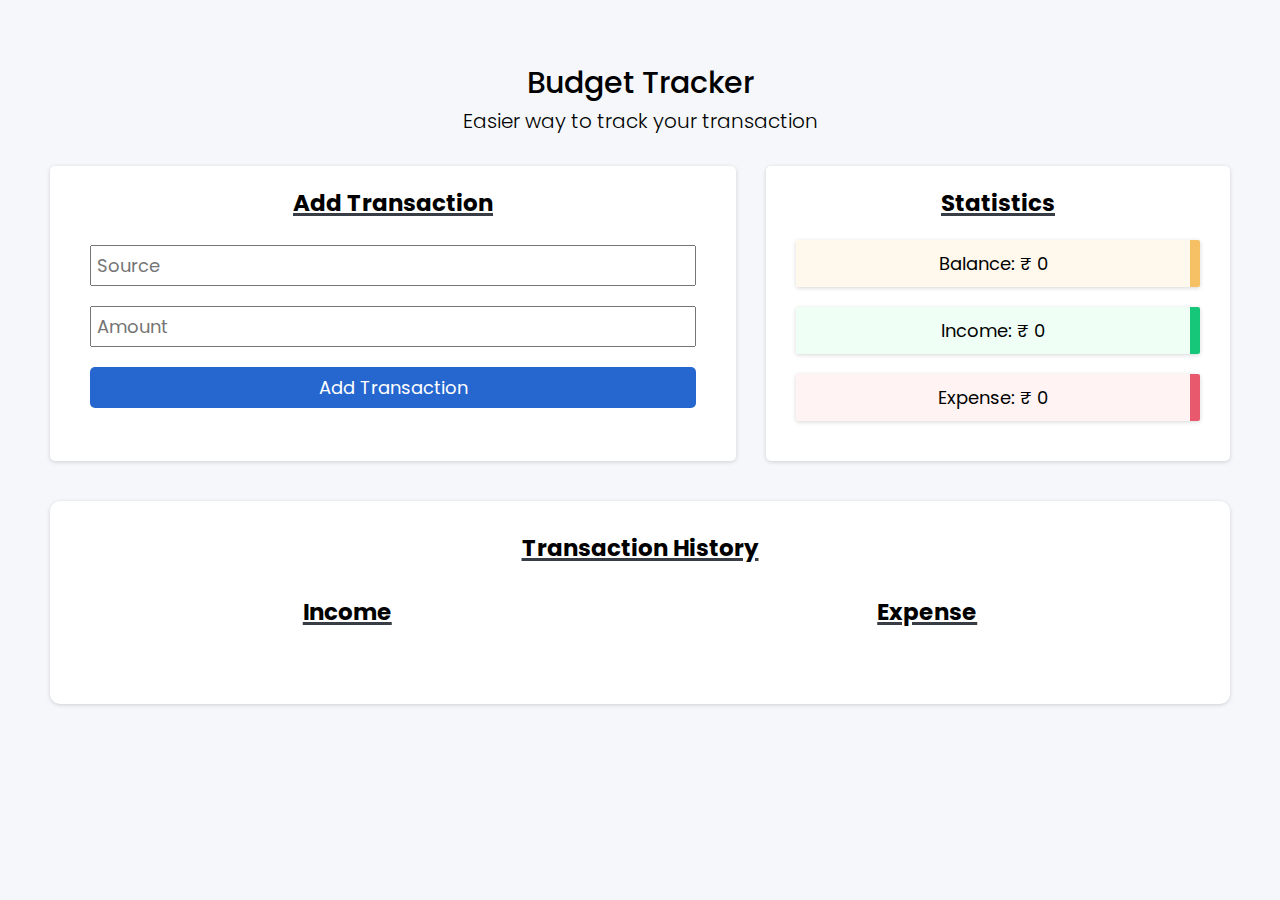
<file: Budget tracker/index.html>
<!DOCTYPE html>
<html lang="en">
<head>
    <meta charset="UTF-8">
    <meta name="viewport" content="width=device-width, initial-scale=1.0">
    <title>Budget tracker App</title>
    <link rel="stylesheet" href="./style.css">
    <link rel="icon" href="./images/budget.png" type="image/x-icon">
</head>
<body>
    <main>
        <div class="outer-wrap">
            <div class="inner-wrap">
                <section class="heading">
                    <p class="title">Budget Tracker</p>
                    <p class="subtitle">Easier way to track your transaction</p>
                </section>

                <section class="trans-control">
                    <div class="input">
                        <h3>Add Transaction</h3>
                        <form class="add">
                            <input type="text" name="source" placeholder="Source" autocomplete="off">
                            <input type="number" name="amount" placeholder="Amount" autocomplete="off">
                            <input type="submit" value="Add Transaction">
                        </form>
                    </div>
                    <div class="stats">
                        <h3>Statistics</h3>
                        <p class="balance">
                            Balance: &#x20B9; <span id="balanced"></span>
                        </p>
                        <p class="income">
                            Income: &#x20B9; <span id="incomed"></span>
                        </p>
                        <p class="expense">
                            Expense: &#x20B9; <span id="expensed"></span>
                        </p>
                    </div>
                </section>

                <section class="trans-history">
                    <h3>Transaction History</h3>
                    <div class="records">
                        <div class="income">
                            <h3>Income</h3>
                            <ul class="income-list">                              
                            </ul>
                        </div>
                        <div class="expense">
                            <h3>Expense</h3>
                            <ul class="expense-list">                              
                            </ul>
                        </div>
                    </div>
                </section>
            </div>
        </div>
    </main>

    <script src="./index.js"></script>
</body>
</html>
</file>
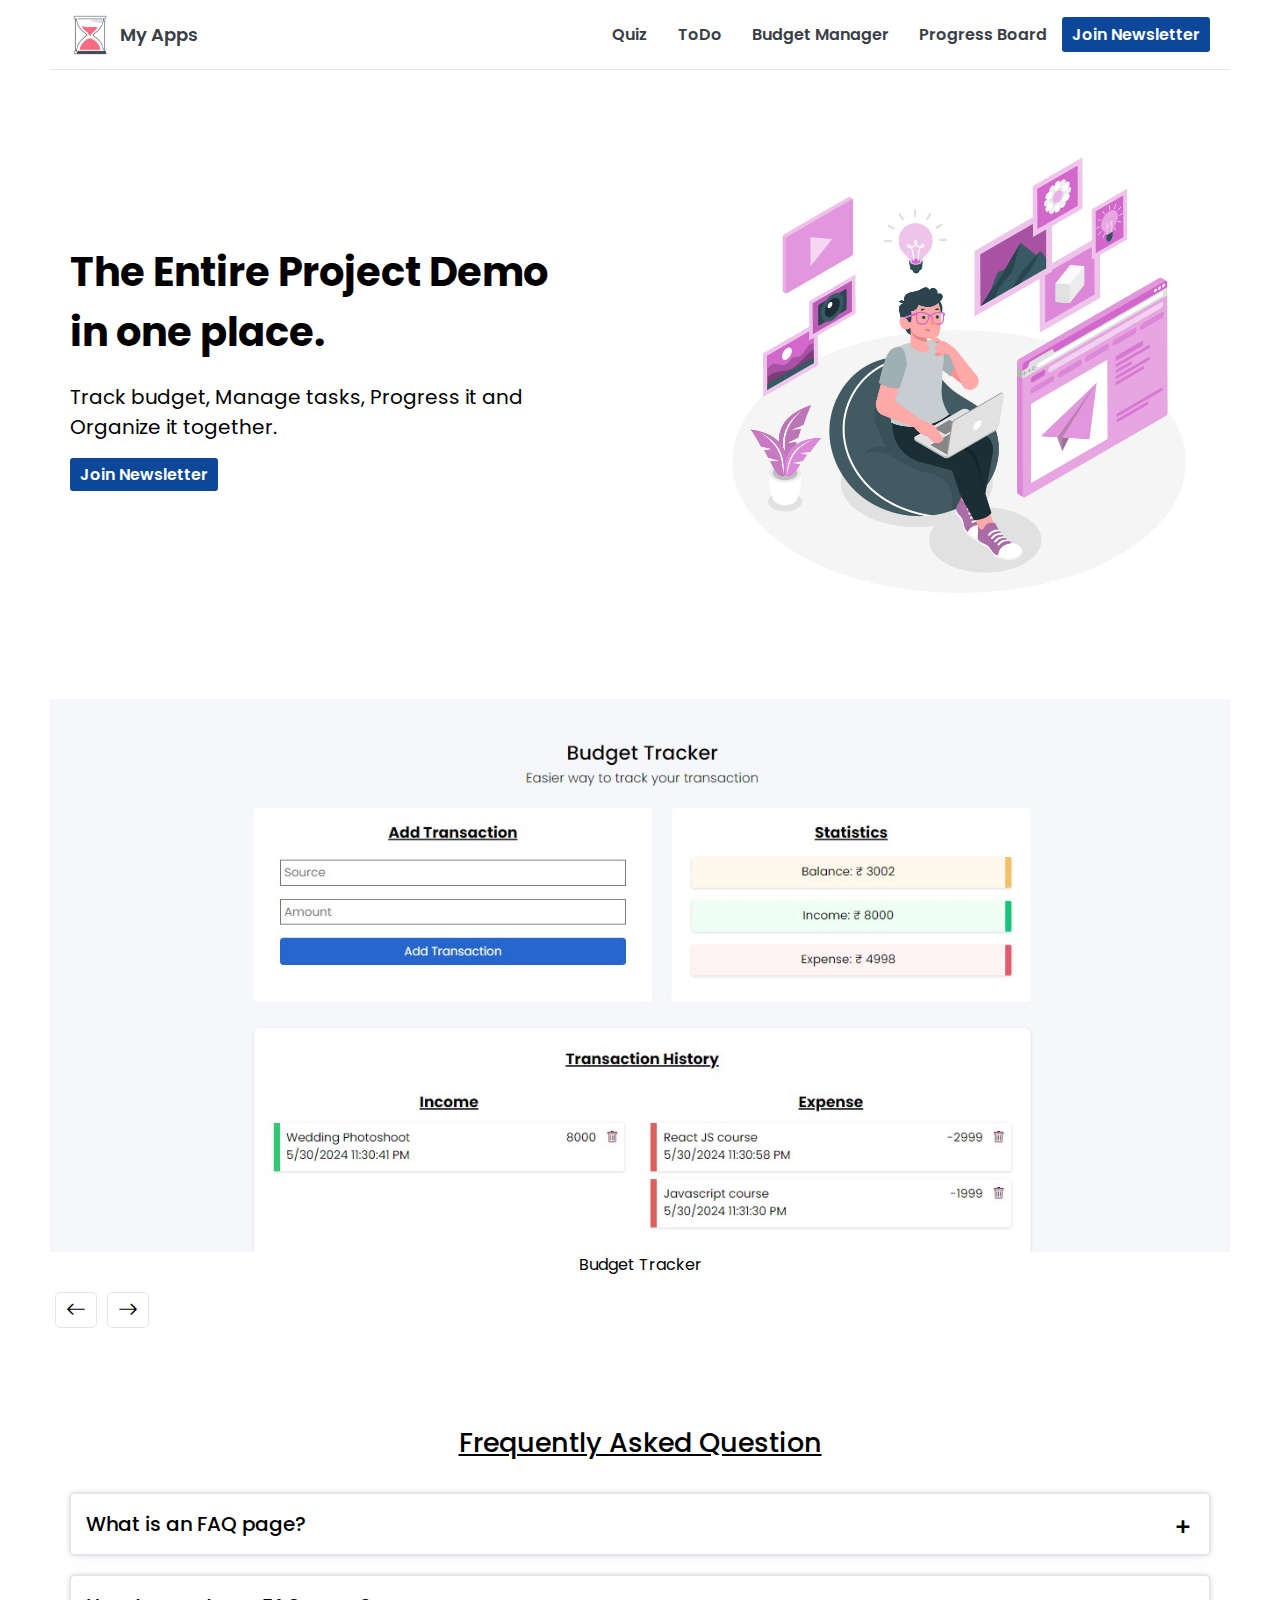
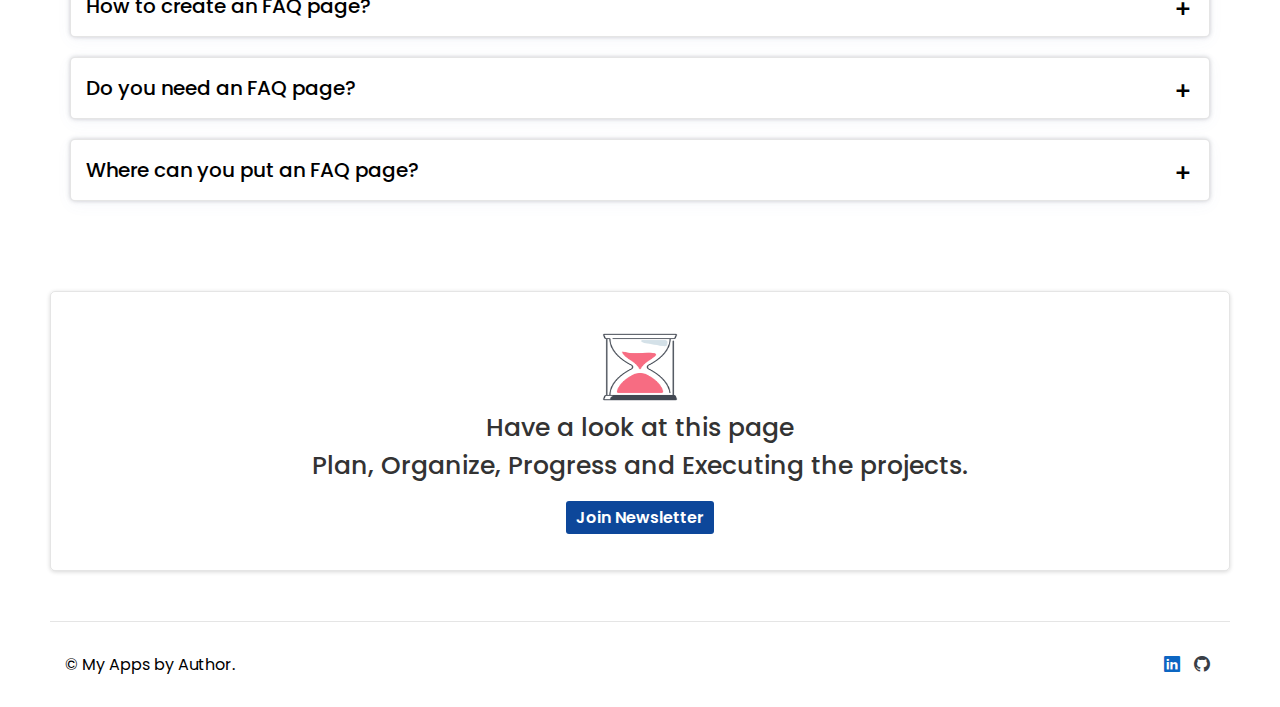
<file: My apps/index.html>
<!DOCTYPE html>
<html lang="en">
<head>
    <meta charset="UTF-8">
    <meta name="viewport" content="width=device-width, initial-scale=1.0">

    <link rel="stylesheet" href="./master.css">
    <link rel="icon" href="./images/application.png" type="image/x-icon">
    <link rel="stylesheet" href="https://cdn.jsdelivr.net/npm/swiper@11/swiper-bundle.min.css"/>

    <title>My Apps</title>
</head>
<body>
    
    <header class="head">
        <div class="container">
            <div class="navbar">
                <a href="./index.html" class="logo">
                    <img src="./images/logo.png" alt="My apps" width="40px" height="40px">
                    <span>My&nbspApps</span>
                </a>

                <nav>
                    <ul class="nav-items">
                        <li>
                            <a href="./quiz/index.html" class="quiz">Quiz</a>
                        </li>
                            
                        <li>
                            <a href="./todo/index.html" class="todo">ToDo</a>
                        </li> <!-- end of todo-->
                        
                        <li>
                            <a href="./bud/index.html" class="budget">Budget Manager</a>
                        </li> <!-- end of budget-->
                        
                        <li>
                            <a href="./progress/index.html" class="kanban">Progress Board</a>
                        </li> <!-- end of news-->
                        <span class="newsletter">Join Newsletter</span>
                    </ul>
                </nav>
                <div class="listAnimation">
                    <span class="bar"></span>
                    <span class="bar"></span>
                    <span class="bar"></span>
                </div>
            </div>
        </div>
    </header>
    
    <main>
        <div class="container">
            <section class="home">
                <div class="text-wrap">
                    <h1 class="title">The Entire Project Demo in one place.</h1>
                    <h2 class="subtitle">Track budget, Manage tasks, Progress it and Organize it together.</h2>
                    <p><span class="newsletter">Join Newsletter</span></p>
                </div>
                <div class="img-wrap">
                    <img src="./images/image.jpg" alt="Main Image">
                </div>
            </section>

            <section class="content">
                <!-- Swiper -->
                <div class="swiper mySwiper">
                    <div class="swiper-wrapper">
                        
                        <div class="swiper-slide">
                            <img src="./images/Budget Tracker.jpg" alt="Budget Tracker">
                            <p>Budget Tracker</p>
                        </div>
                        
                        <div class="swiper-slide">
                            <img src="./images/Quiz App.jpg" alt="Quiz App">
                            <p>Quiz App</p>
                        </div>
                        
                        <div class="swiper-slide">
                            <img src="./images/Todo App.jpg" alt="Todo app">
                            <p>Todo App</p>
                        </div>
                        
                        <div class="swiper-slide">
                            <img src="./images/Progress Board.jpg" alt="Progress Board">
                            <p>Progress Board</p>
                        </div>
                    </div>
                </div>
                <div class="swiper-button">
                    <div class="prev">
                        <i class="bi bi-arrow-left"></i>
                    </div>
                    <div class="next">
                        <i class="bi bi-arrow-right" ></i>
                    </div>
                </div>
            </section>

            <section class="acc">
                <p class="fq">Frequently Asked Question</p>
                <div class="ac">
                    <div class="title">What is an FAQ page?</div>
                    <div class="sub-content">An FAQ (Frequently Asked Questions) page is a key part of a knowledge base because it addresses the most common questions customers have and is useful to customers at all stages of the customer journey. FAQs start with a question and then answer it concisely.</div>
                </div>

                <div class="ac">
                    <div class="title">How to create an FAQ page?</div>
                    <div class="sub-content">If you want to make an FAQ section that resonates with your customers, don't just slap some ordinary questions and answers on a site page. Carefully think about what questions to include, consider who will answer (and how), and offer next-step solutions for when FAQs aren't enough.</div>
                </div>

                <div class="ac">
                    <div class="title">Do you need an FAQ page?</div>
                    <div class="sub-content">An FAQ page is also a great place to start when building a help center. When creating a knowledge base, it helps to start by writing articles for the most frequently asked questions and then continuously expand on that content.</div>
                </div>

                <div class="ac">
                    <div class="title">Where can you put an FAQ page?</div>
                    <div class="sub-content">You can put an FAQ page inside your help center, on a checkout or product page, or anywhere where your customers might get stuck. You can also deploy a chatbot to answer FAQs anywhere on your website or mobile app.</div>
                </div>
            </section>

            <section class="tag">
                <img src="./images/logo.png" alt="Logo">
                <p class="main">Have a look at this page</p>
                <p class="sub">Plan, Organize, Progress and Executing the projects.</p>
                <span class="newsletter">Join Newsletter</span>
            </section>
        </div> <!-- end of container -->
    </main>

    <footer>
        <div class="container">
            <div class="footer">
                <div class="brand-name">
                    <span>&copy My Apps by Author.</span>
                </div>
                <div class="social">
                    <a href="https://www.linkedin.com/in/pavithran-v-656201298/"><i class="bi bi-linkedin social" title="Linkedin"></i></a>
                    <a href="https://github.com/PavithranV17"><i class="bi bi-github social" title="Github"></i></a>
                </div>
            </div>
        </div>

        <section class="model">
            <div class="popup">
                <p>Join Newsletter</p>
                <form>
                    <input type="text" placeholder="Name" autocomplete="off">
                    <input type="email" placeholder="Email" autocomplete="off">
                    <input type="submit" value="Submit">
                </form>
                <i class="bi bi-x-lg close"></i>
            </div>
        </section>
    </footer>

    <script src="https://cdn.jsdelivr.net/npm/swiper@11/swiper-bundle.min.js"></script>
    <script src="./main.js" ></script>
    
</body>
</html>
</file>
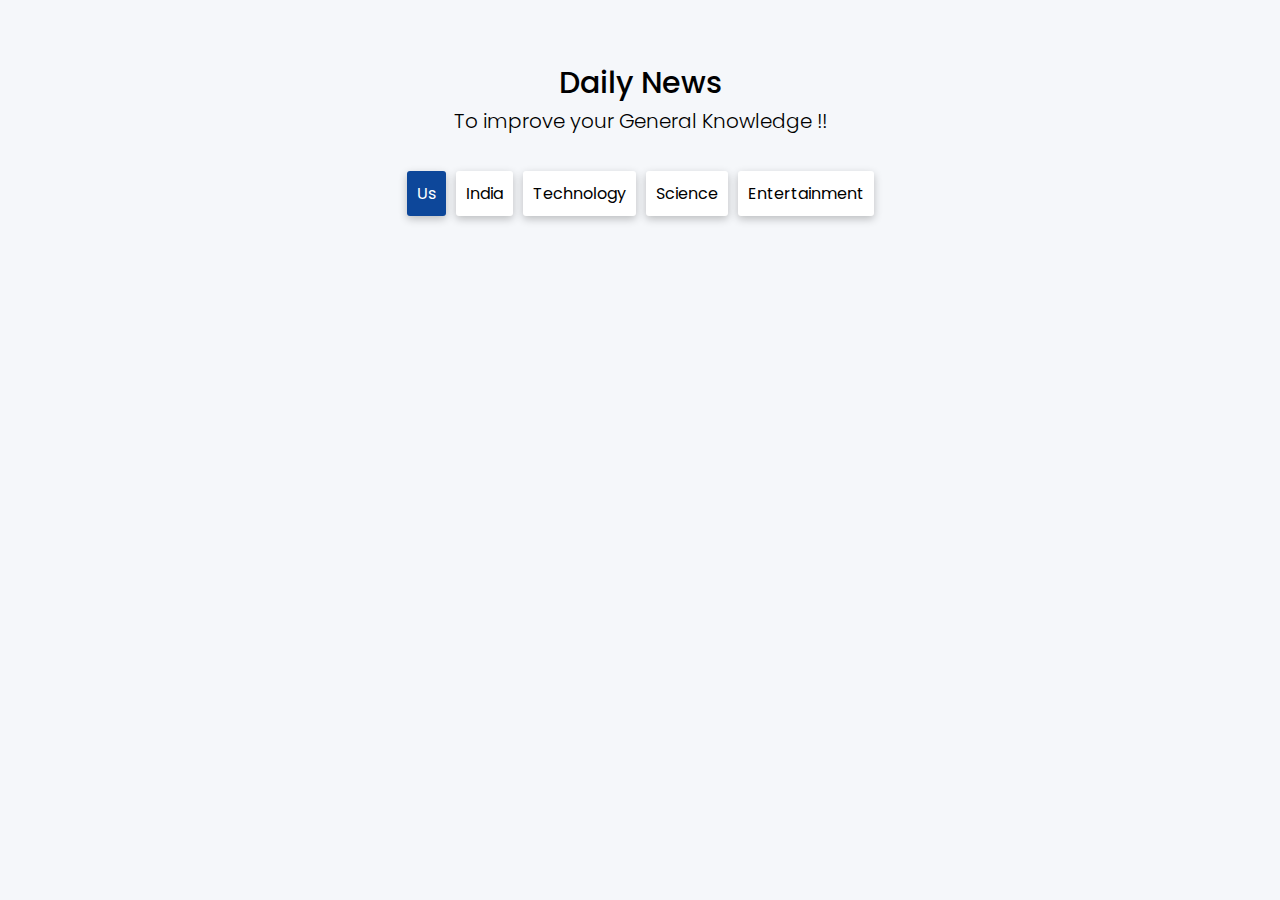
<file: News Portal/index.html>
<!DOCTYPE html>
<html lang="en">
<head>
    <meta charset="UTF-8">
    <meta name="viewport" content="width=device-width, initial-scale=1.0">
    <title>News App</title>
    <link rel="stylesheet" href="./style.css">
    <link rel="icon" href="./images/news.png" type="image/x-icon">
</head>
<body>
    <main>
        <div class="outer-wrap">
            <div class="inner-wrap">
                <section class="heading">
                    <p class="title"> Daily News</p>
                    <p class="subtitle">To improve your General Knowledge !!</p>
                </section>

                <section class="news">
                    <div class="category">
                        <span class="active" data-url="top-headlines?country=us&category=business">Us</span>
                        <span data-url="top-headlines?country=in&category=business">India</span>
                        <span data-url="top-headlines?country=in&category=technology">Technology</span>
                        <span data-url="top-headlines?country=in&category=science">Science</span>
                        <span data-url="top-headlines?country=in&category=entertainment">Entertainment</span>
                    </div>
                    <div class="cards">             
                    </div> <!-- end of cards-->
                </section>
            </div>
        </div>
    </main>
    
    <script src="./index.js" ></script>
</body>
</html>
</file>
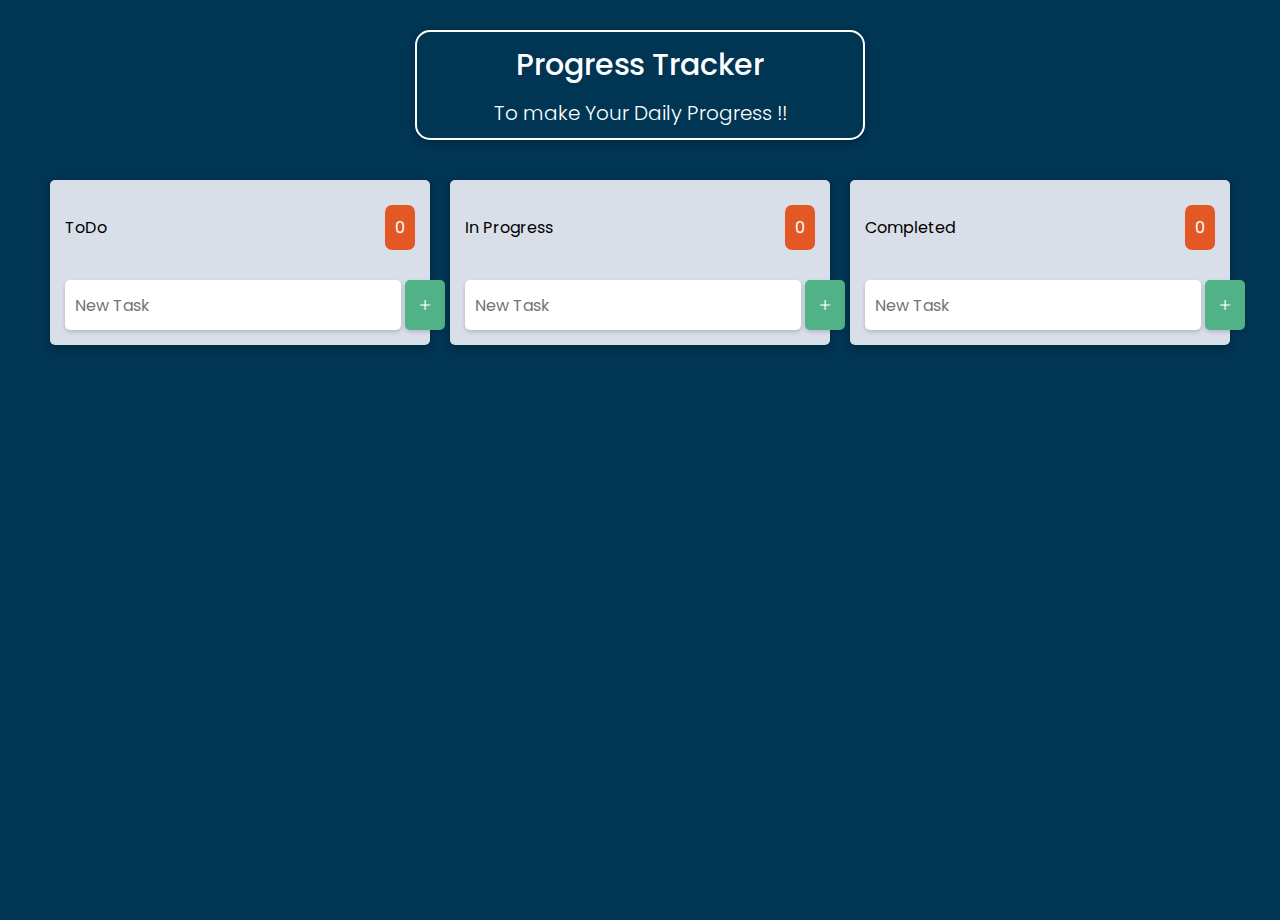
<file: Progress Board/index.html>
<!DOCTYPE html>
<html lang="en">
<head>
    <meta charset="UTF-8">
    <meta name="viewport" content="width=device-width, initial-scale=1.0">
    <title>Progress App</title>
    <link rel="stylesheet" href="./style.css">
    <link rel="icon" href="./images/kanban.png" type="image/x-icon">
</head>
<body>
    <main>
        <div class="outer-wrap">
            <div class="inner-wrap">
                <section class="heading">
                    <p class="title">Progress Tracker</p>
                    <p class="subtitle">To make Your Daily Progress !!</p>
                </section>

                <section class="kanban">
                    <div class="taskbox">
                        <div class="title">
                            <p>ToDo</p>
                            <span class="todo"></span>
                        </div>
                        <div class="cards todo" data-id="0">
                        </div>
                        <form class="add">
                            <input type="text" name="task" placeholder="New Task" autocomplete="off" maxlength="30">
                            <button class="bi bi-plus" data-id="0" name="submit"></button>
                        </form>
                    </div> <!-- end of todo taskbar 1-->

                    <div class="taskbox">
                        <div class="title">
                            <p>In Progress</p>
                            <span class="pending"></span>
                        </div>
                        <div class="cards pending" data-id="1">
                        </div>
                        <form class="add">
                            <input type="text" name="task" placeholder="New Task" autocomplete="off" maxlength="30">
                            <button class="bi bi-plus" data-id="1" name="submit"></button>
                        </form>
                    </div>

                    <div class="taskbox">
                        <div class="title">
                            <p>Completed</p>
                            <span class="completed"></span>
                        </div>
                        <div class="cards completed" data-id="2">
                        </div>
                        <form class="add">
                            <input type="text" name="task" placeholder="New Task" autocomplete="off" maxlength="30">
                            <button class="bi bi-plus" data-id="2" name="submit"></button>
                        </form>
                    </div>
                </section>
            </div>
        </div>
    </main>

    <script type="module" src="./index.js"></script>
</body>
</html>
</file>
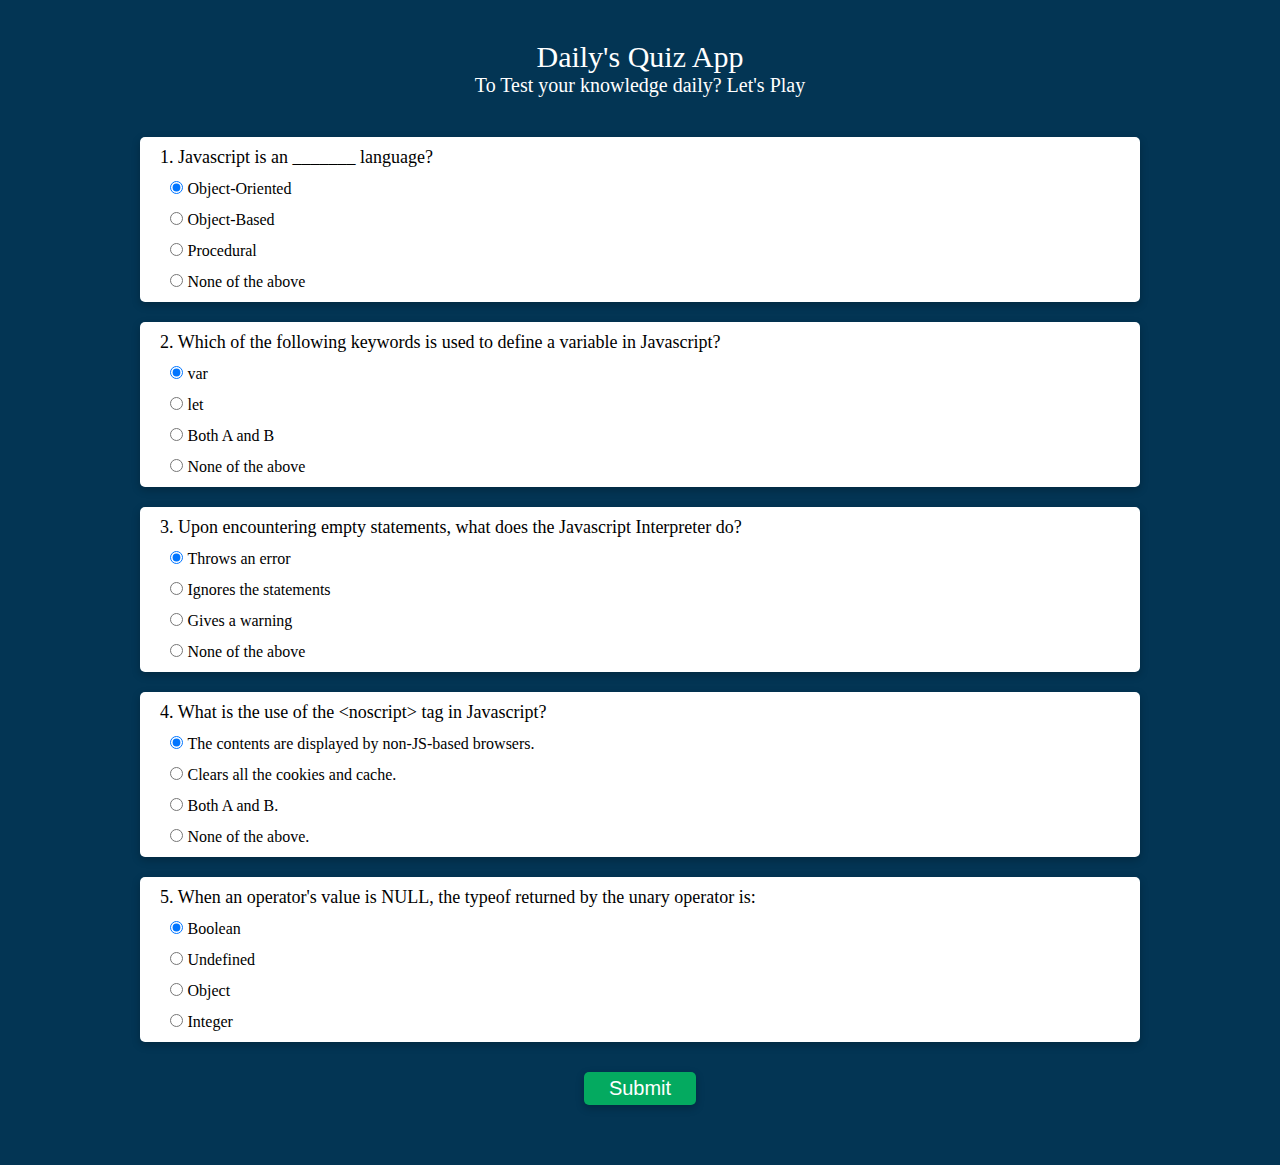
<file: Quiz App/index.html>
<!DOCTYPE html>
<html lang="en">
<head>
    <meta charset="UTF-8">
    <meta name="viewport" content="width=device-width, initial-scale=1.0">
    <title>Quiz App</title>
    <link rel="stylesheet" href="./style.css">
    <link rel="icon" href="./images/quiz.png" type="image/x-icon">
</head>
<body>
    
    <main>
        <section class="quiz">
                <div class="heading">
                    <p class="title">Daily's Quiz App</p>
                    <p class="subtitle">To Test your knowledge daily? Let's Play</p>
                </div>
                <div class="result hide">
                    <p></p>
                    <p class="reload">
                        <button onclick="document.location.reload(true)">Try Again ?</button>
                    </p>
                </div>

                <form class="quiz-form">
                    <div class="question">
                        <p>1. Javascript is an _______ language?</p>
                        <div class="option">
                            <input type="radio" name="q1" value="A" checked>
                            <label for="">Object-Oriented</label>
                        </div>
                        <div class="option">
                            <input type="radio" name="q1" value="B">
                            <label for="">Object-Based</label>
                        </div>
                        <div class="option">
                            <input type="radio" name="q1" value="C">
                            <label for="">Procedural</label>
                        </div>
                        <div class="option">
                            <input type="radio" name="q1" value="D">
                            <label for="">None of the above</label>
                        </div>
                    </div>

                    <div class="question">
                        <p>2. Which of the following keywords is used to define a variable in Javascript?</p>
                        <div class="option">
                            <input type="radio" name="q2" value="A" checked>
                            <label for="">var</label>
                        </div>
                        <div class="option">
                            <input type="radio" name="q2" value="B">
                            <label for="">let</label>
                        </div>
                        <div class="option">
                            <input type="radio" name="q2" value="C">
                            <label for="">Both A and B</label>
                        </div>
                        <div class="option">
                            <input type="radio" name="q2" value="D">
                            <label for="">None of the above</label>
                        </div>
                    </div>

                    <div class="question">
                        <p>3. Upon encountering empty statements, what does the Javascript Interpreter do?</p>
                        <div class="option">
                            <input type="radio" name="q3" value="A" checked>
                            <label for="">Throws an error</label>
                        </div>
                        <div class="option">
                            <input type="radio" name="q3" value="B">
                            <label for="">Ignores the statements</label>
                        </div>
                        <div class="option">
                            <input type="radio" name="q3" value="C">
                            <label for="">Gives a warning</label>
                        </div>
                        <div class="option">
                            <input type="radio" name="q3" value="D">
                            <label for="">None of the above</label>
                        </div>
                    </div>

                    <div class="question">
                        <p>4. What is the use of the &lt;noscript&gt; tag in Javascript?</p>
                        <div class="option">
                            <input type="radio" name="q4" value="A" checked>
                            <label for="">The contents are displayed by non-JS-based browsers.</label>
                        </div>
                        <div class="option">
                            <input type="radio" name="q4" value="B">
                            <label for="">Clears all the cookies and cache.</label>
                        </div>
                        <div class="option">
                            <input type="radio" name="q4" value="C">
                            <label for="">Both A and B.</label>
                        </div>
                        <div class="option">
                            <input type="radio" name="q4" value="D">
                            <label for="">None of the above.</label>
                        </div>
                    </div>

                    <div class="question">
                        <p>5. When an operator's value is NULL, the typeof returned by the unary operator is:</p>
                        <div class="option">
                            <input type="radio" name="q5" value="A" checked>
                            <label for="">Boolean</label>
                        </div>
                        <div class="option">
                            <input type="radio" name="q5" value="B">
                            <label for="">Undefined</label>
                        </div>
                        <div class="option">
                            <input type="radio" name="q5" value="C">
                            <label for="">Object</label>
                        </div>
                        <div class="option">
                            <input type="radio" name="q5" value="D">
                            <label for="">Integer</label>
                        </div>
                    </div>
                    <div class="submit">
                        <input type="submit" value="Submit">
                    </div>
                    
                </form>

        </section>
    </main>
    <script src="./index.js"></script>
</body>
</html>
</file>
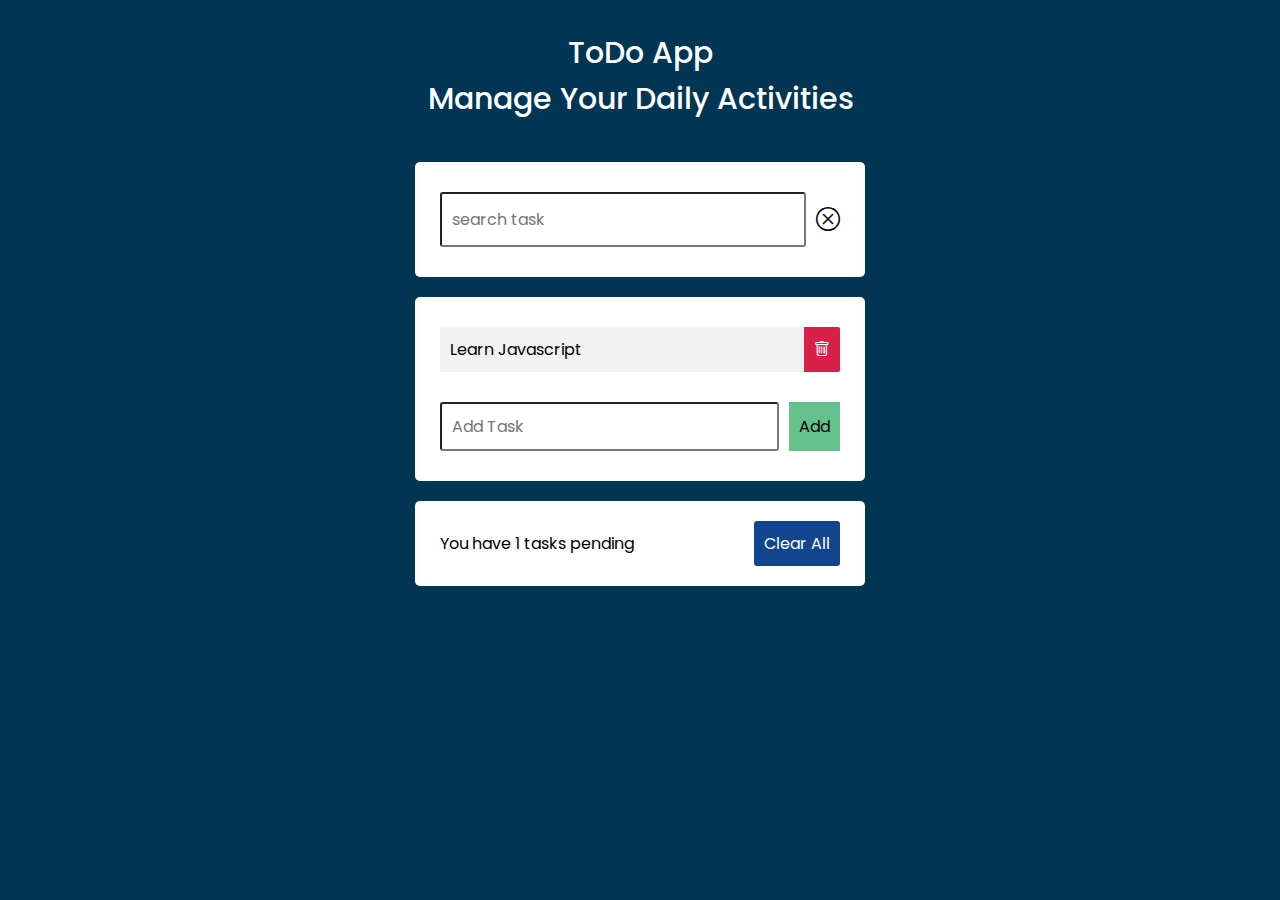
<file: ToDo App/index.html>
<!DOCTYPE html>
<html lang="en">
<head>
    <meta charset="UTF-8">
    <meta name="viewport" content="width=device-width, initial-scale=1.0">
    <title>ToDo App</title>
    <link rel="stylesheet" href="./style.css">
    <link rel="icon" href="./images/to-do-list.png" type="image/x-icon">
</head>
<body>
    <main>
        <div class="wrap">
            <section class="heading">
                <p class="title">ToDo App</p>
                <p class="subtitle">Manage Your Daily Activities</p>
            </section>

            <section class="task-manager">
                <div class="search-box">
                    <form class="search">
                        <input type="text" name="search_input" placeholder="search task" autocomplete="off">
                        <i class="bi bi-x-circle reset"></i>
                    </form>
                </div>
                
                <div class="task-box">
                    <ul class="tasks">
                        <li>
                            <span>Learn Javascript</span>
                            <i class="bi bi-trash delete"></i>
                        </li>
                    </ul>
                    <form class="add">
                        <input type="text" name="task" placeholder="Add Task" autocomplete="off">
                        <input type="submit" value="Add">
                    </form>
                </div>

                <div class="message">
                    <span></span>
                    <button class="clear">Clear All</button>
                </div>
            </section>
        </div>

    </main>    


    <script src="./index.js"></script>
</body>
</html>
</file>
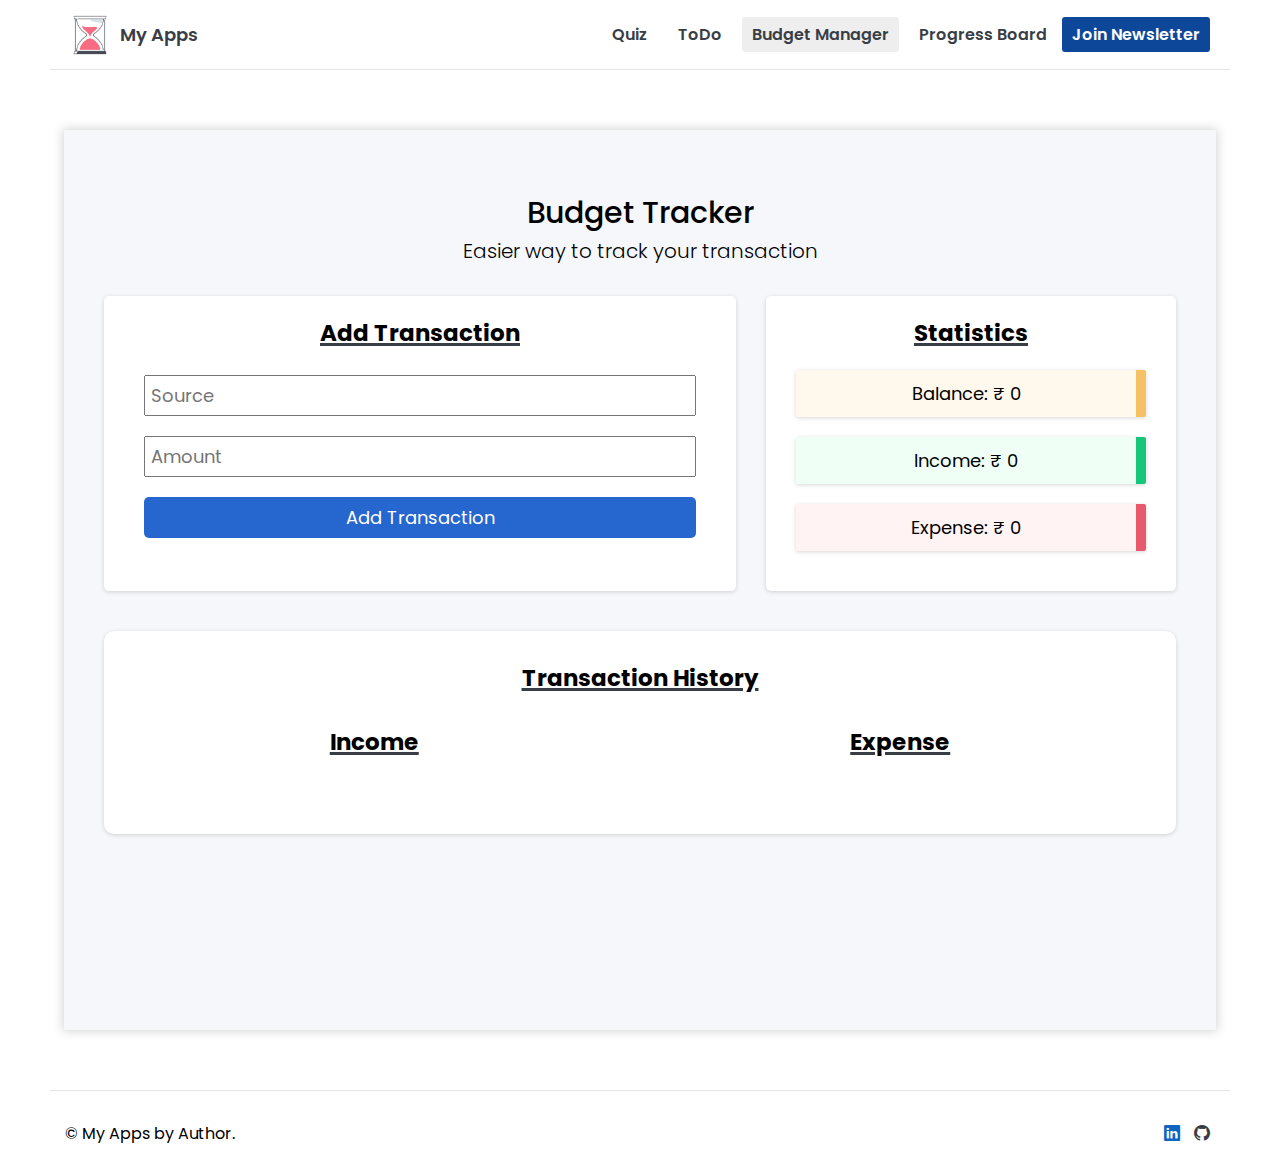
<file: My apps/bud/index.html>
<!DOCTYPE html>
<html lang="en">
<head>
    <meta charset="UTF-8">
    <meta name="viewport" content="width=device-width, initial-scale=1.0">
    <title>Budget tracker App</title>

    <link rel="icon" href="./images/budget.png" type="image/x-icon">
    <link rel="stylesheet" href="../master.css">
    <link rel="stylesheet" href="./style.css">
</head>
<body>

    <header class="head">
        <div class="container">
            <div class="navbar">
                <a href="../index.html" class="logo">
                    <img src="../images/logo.png" alt="My apps" width="40px" height="40px">
                    <span>My&nbspApps</span>
                </a>

                <nav>
                    <ul class="nav-items">
                        <li>
                            <a href="../quiz/index.html" class="quiz">Quiz</a>
                        </li>
                            
                        <li>
                            <a href="../todo/index.html" class="todo">ToDo</a>
                        </li> <!-- end of todo-->
                        
                        <li class="active">
                            <a href="../bud/index.html" class="budget">Budget Manager</a>
                        </li> <!-- end of budget-->
                        
                        <li>
                            <a href="../progress/index.html" class="kanban">Progress Board</a>
                        </li> <!-- end of news-->
                        <span class="newsletter">Join Newsletter</span>
                    </ul>
                </nav>
                <div class="listAnimation">
                    <span class="bar"></span>
                    <span class="bar"></span>
                    <span class="bar"></span>
                </div>
            </div>
        </div>
    </header>

    <main>
        <div class="outer-wrap">
            <div class="inner-wrap">
                <section class="heading">
                    <p class="title">Budget Tracker</p>
                    <p class="subtitle">Easier way to track your transaction</p>
                </section>

                <section class="trans-control">
                    <div class="input">
                        <h3>Add Transaction</h3>
                        <form class="add">
                            <input type="text" name="source" placeholder="Source" autocomplete="off">
                            <input type="number" name="amount" placeholder="Amount" autocomplete="off">
                            <input type="submit" value="Add Transaction">
                        </form>
                    </div>
                    <div class="stats">
                        <h3>Statistics</h3>
                        <p class="balance">
                            Balance: &#x20B9; <span id="balanced"></span>
                        </p>
                        <p class="income">
                            Income: &#x20B9; <span id="incomed"></span>
                        </p>
                        <p class="expense">
                            Expense: &#x20B9; <span id="expensed"></span>
                        </p>
                    </div>
                </section>

                <section class="trans-history">
                    <h3>Transaction History</h3>
                    <div class="records">
                        <div class="income">
                            <h3>Income</h3>
                            <ul class="income-list">
                            </ul>
                        </div>
                        <div class="expense">
                            <h3>Expense</h3>
                            <ul class="expense-list">
                            </ul>
                        </div>
                    </div>
                </section>
            </div>
        </div>
    </main>

    <footer>
        <div class="container">
            <div class="footer">
                <div class="brand-name">
                    <span>&copy My Apps by Author.</span>
                </div>
                <div class="social">
                    <a href="https://www.linkedin.com/in/pavithran-v-656201298/"><i class="bi bi-linkedin social" title="Linkedin"></i></a>
                    <a href="https://github.com/PavithranV17"><i class="bi bi-github social" title="Github"></i></a>
                </div>
            </div>
        </div>
        <section class="model">
            <div class="popup">
                <p>Join Newsletter</p>
                <form>
                    <input type="text" placeholder="Name" autocomplete="off">
                    <input type="email" placeholder="Email" autocomplete="off">
                    <input type="submit" value="Submit">
                </form>
                <i class="bi bi-x-lg close"></i>
            </div>
        </section>
    </footer>

    <script src="../main.js" ></script>
    <script src="./index.js"></script>
</body>
</html>
</file>
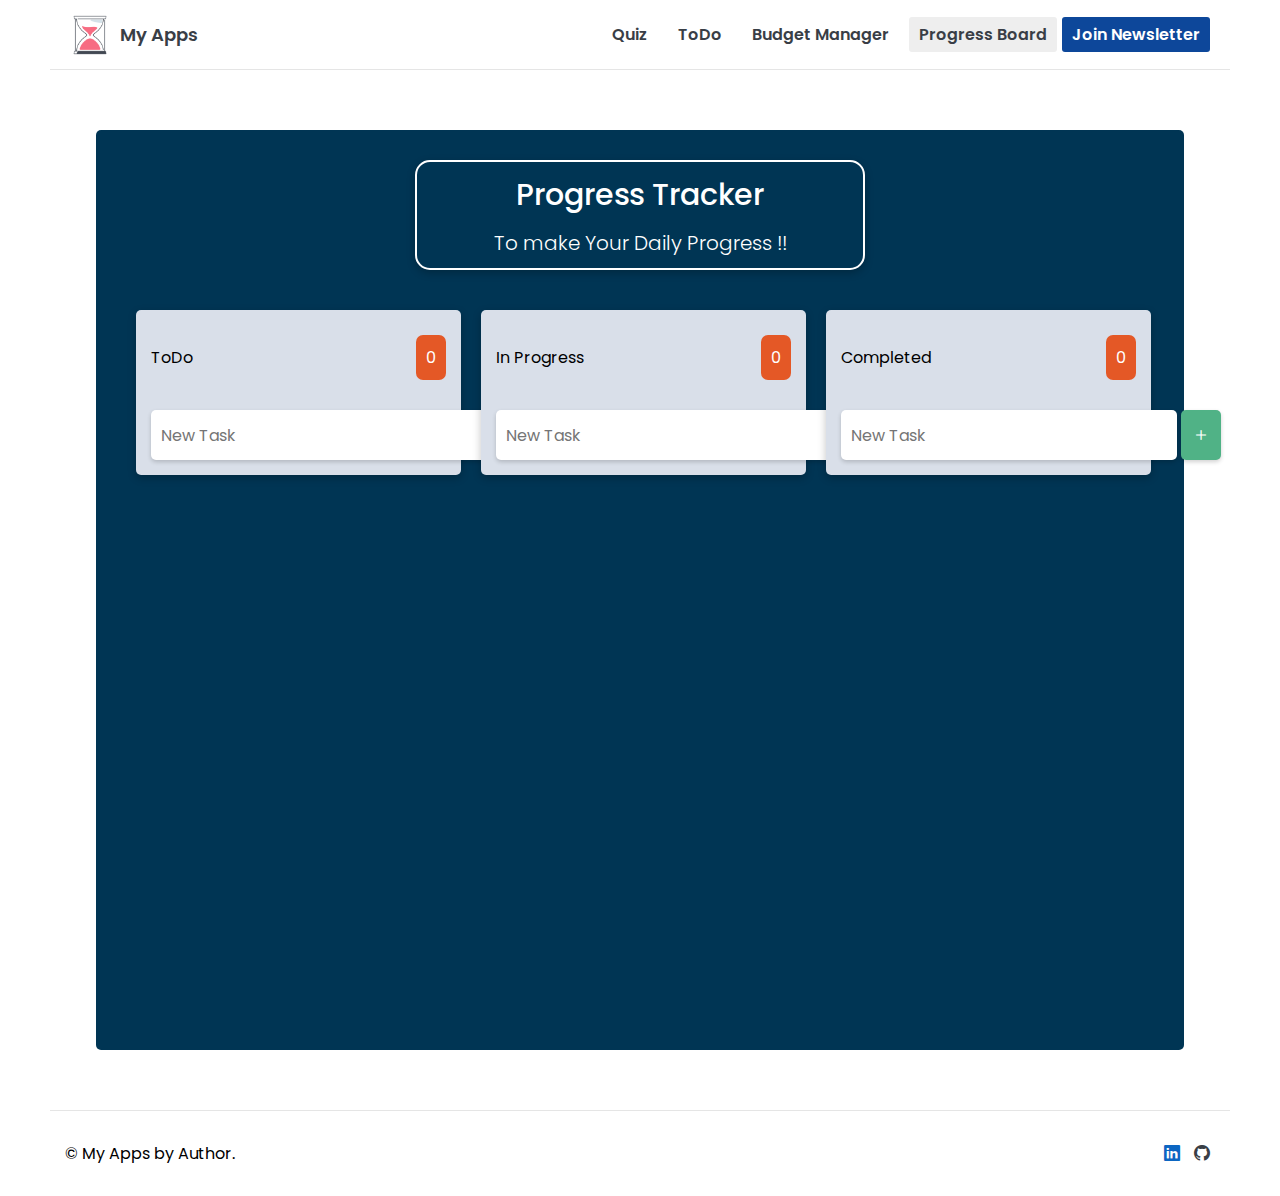
<file: My apps/progress/index.html>
<!DOCTYPE html>
<html lang="en">
<head>
    <meta charset="UTF-8">
    <meta name="viewport" content="width=device-width, initial-scale=1.0">
    <title>Progress App</title>

    <link rel="icon" href="./images/kanban.png" type="image/x-icon">
    <link rel="stylesheet" href="../master.css">
    <link rel="stylesheet" href="./style.css">
</head>
<body>

    <header class="head">
        <div class="container">
            <div class="navbar">
                <a href="../index.html" class="logo">
                    <img src="../images/logo.png" alt="My apps" width="40px" height="40px">
                    <span>My&nbspApps</span>
                </a>

                <nav>
                    <ul class="nav-items">
                        <li>
                            <a href="../quiz/index.html" class="quiz">Quiz</a>
                        </li>
                            
                        <li>
                            <a href="../todo/index.html" class="todo">ToDo</a>
                        </li> <!-- end of todo-->
                        
                        <li>
                            <a href="../bud/index.html" class="budget">Budget Manager</a>
                        </li> <!-- end of budget-->
                        
                        <li class="active">
                            <a href="../progress/index.html" class="progress">Progress Board</a>
                        </li> <!-- end of news-->
                        <span class="newsletter">Join Newsletter</span>
                    </ul>
                </nav>
                <div class="listAnimation">
                    <span class="bar"></span>
                    <span class="bar"></span>
                    <span class="bar"></span>
                </div>
            </div>
        </div>
    </header>

    <main>
        <div class="outer-wrap">
            <div class="inner-wrap">
                <section class="heading-progress">
                    <p class="title">Progress Tracker</p>
                    <p class="subtitle">To make Your Daily Progress !!</p>
                </section>

                <section class="Kanban">
                    <div class="taskbox">
                        <div class="title">
                            <p>ToDo</p>
                            <span class="todo"></span>
                        </div>
                        <div class="cards todo" data-id="0">
                        </div>
                        <form class="add">
                            <input type="text" name="task" placeholder="New Task" autocomplete="off" maxlength="30">
                            <button class="bi bi-plus" data-id="0" name="submit"></button>
                        </form>
                    </div> <!-- end of todo taskbar 1-->

                    <div class="taskbox">
                        <div class="title">
                            <p>In Progress</p>
                            <span class="pending"></span>
                        </div>
                        <div class="cards pending" data-id="1">
                        </div>
                        <form class="add">
                            <input type="text" name="task" placeholder="New Task" autocomplete="off" maxlength="30">
                            <button class="bi bi-plus" data-id="1" name="submit"></button>
                        </form>
                    </div>

                    <div class="taskbox">
                        <div class="title">
                            <p>Completed</p>
                            <span class="completed"></span>
                        </div>
                        <div class="cards completed" data-id="2">
                        </div>
                        <form class="add">
                            <input type="text" name="task" placeholder="New Task" autocomplete="off" maxlength="30">
                            <button class="bi bi-plus" data-id="2" name="submit"></button>
                        </form>
                    </div>
                </section>
            </div>
        </div>
    </main>

    <footer>
        <div class="container">
            <div class="footer">
                <div class="brand-name">
                    <span>&copy My Apps by Author.</span>
                </div>
                <div class="social">
                    <a href="https://www.linkedin.com/in/pavithran-v-656201298/"><i class="bi bi-linkedin social" title="Linkedin"></i></a>
                    <a href="https://github.com/PavithranV17"><i class="bi bi-github social" title="Github"></i></a>
                </div>
            </div>
        </div>

        <section class="model">
            <div class="popup">
                <p>Join Newsletter</p>
                <form>
                    <input type="text" placeholder="Name" autocomplete="off">
                    <input type="email" placeholder="Email" autocomplete="off">
                    <input type="submit" value="Submit">
                </form>
                <i class="bi bi-x-lg close"></i>
            </div>
        </section>
    </footer>

    <script src="../main.js" ></script>
    <script type="module" src="./index.js"></script>
</body>
</html>
</file>
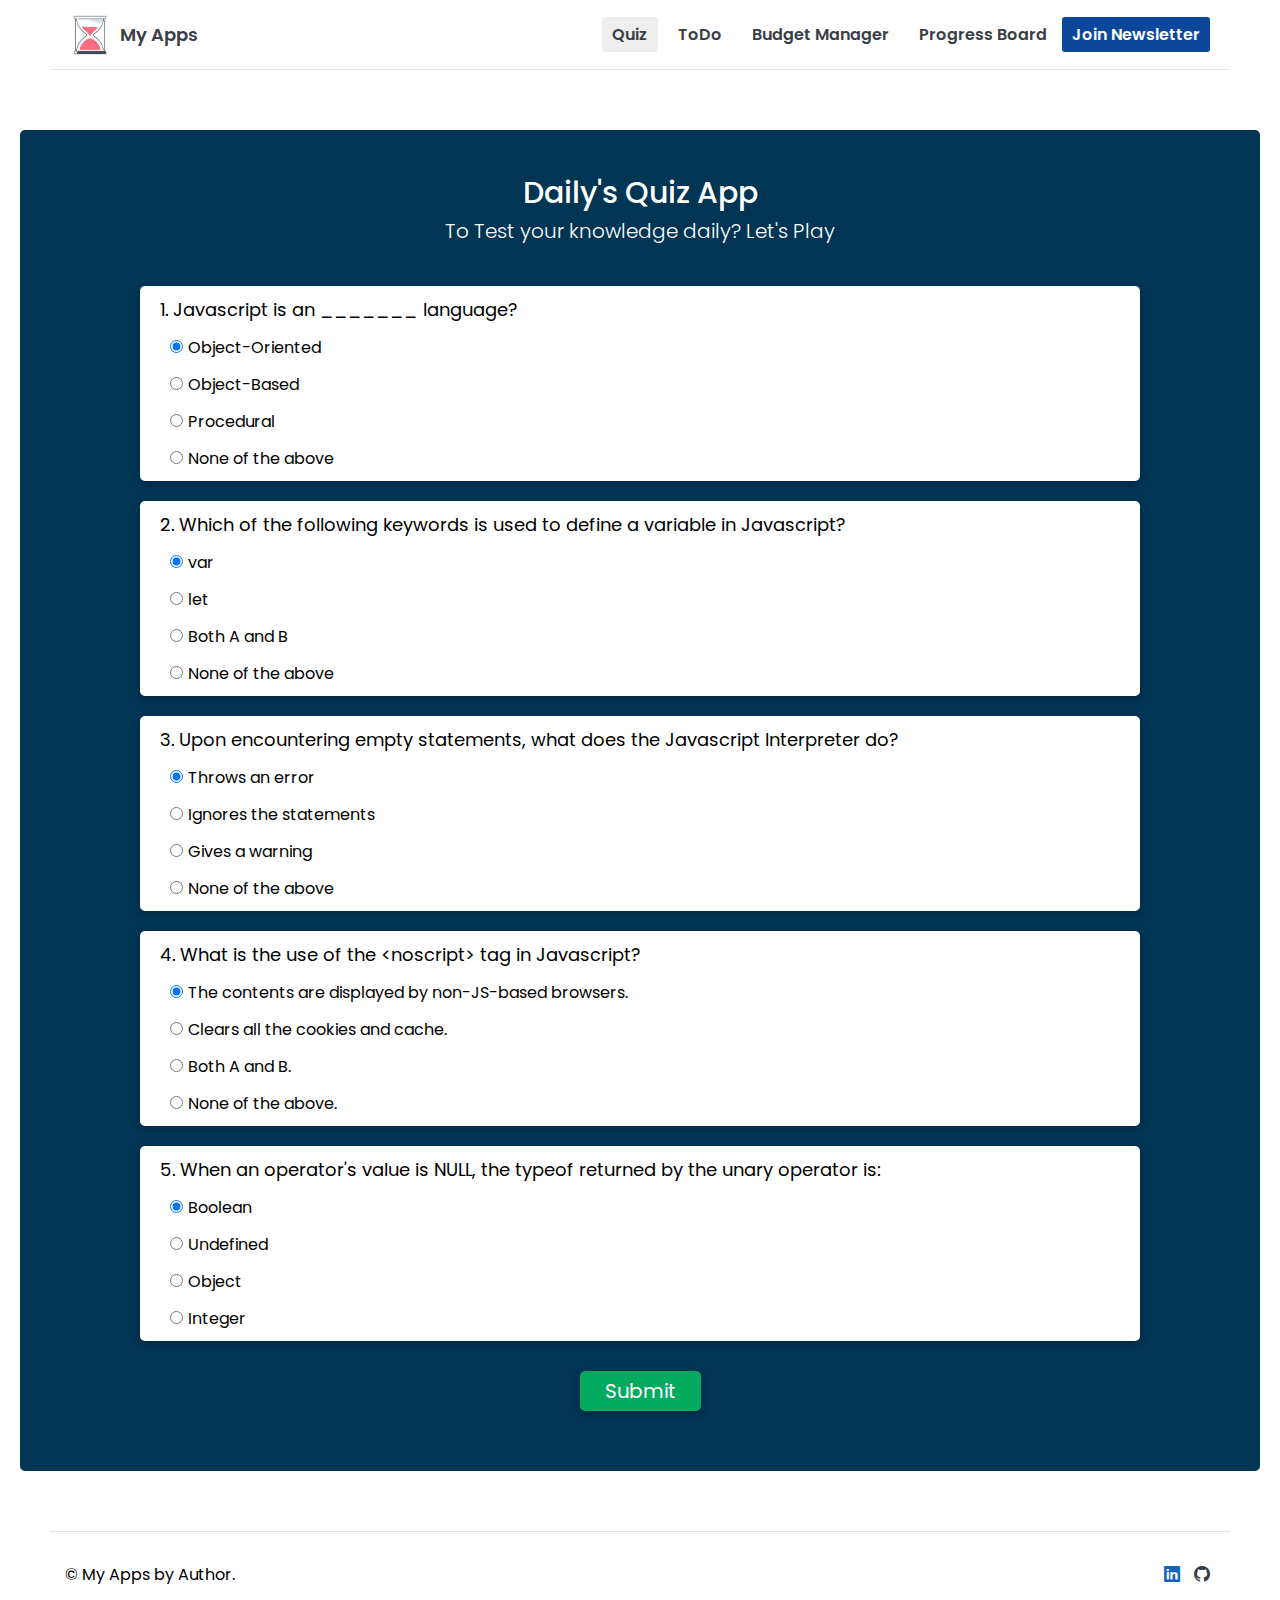
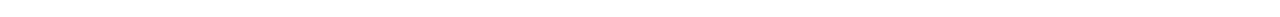
<file: My apps/quiz/index.html>
<!DOCTYPE html>
<html lang="en">
<head>
    <meta charset="UTF-8">
    <meta name="viewport" content="width=device-width, initial-scale=1.0">
    <title>Quiz App</title>

    <link rel="icon" href="./images/quiz.png" type="image/x-icon">
    <link rel="stylesheet" href="../master.css">
    <link rel="stylesheet" href="./style.css">
</head>
<body>

    <header class="head">
        <div class="container">
            <div class="navbar">
                <a href="../index.html" class="logo">
                    <img src="../images/logo.png" alt="My apps" width="40px" height="40px">
                    <span>My&nbspApps</span>
                </a>

                <nav>
                    <ul class="nav-items">
                        <li class="active">
                            <a href="../quiz/index.html" class="quiz">Quiz</a>
                        </li>
                            
                        <li>
                            <a href="../todo/index.html" class="todo">ToDo</a>
                        </li> <!-- end of todo-->
                        
                        <li>
                            <a href="../bud/index.html" class="budget">Budget Manager</a>
                        </li> <!-- end of budget-->
                        
                        <li>
                            <a href="../progress/index.html" class="kanban">Progress Board</a>
                        </li> <!-- end of news-->
                        <span class="newsletter">Join Newsletter</span>
                    </ul>
                </nav>
                <div class="listAnimation">
                    <span class="bar"></span>
                    <span class="bar"></span>
                    <span class="bar"></span>
                </div>
            </div>
        </div>
    </header>
    
    <main>
        <section class="quizapp">
                <div class="heading-quiz">
                    <p class="title">Daily's Quiz App</p>
                    <p class="subtitle">To Test your knowledge daily? Let's Play</p>
                </div>
                <div class="result hide">
                    <p></p>
                    <p class="reload">
                        <button onclick="document.location.reload(true)">Try Again ?</button>
                    </p>
                </div>

                <form class="quiz-form">
                    <div class="question">
                        <p>1. Javascript is an _______ language?</p>
                        <div class="option">
                            <input type="radio" name="q1" value="A" checked>
                            <label for="">Object-Oriented</label>
                        </div>
                        <div class="option">
                            <input type="radio" name="q1" value="B">
                            <label for="">Object-Based</label>
                        </div>
                        <div class="option">
                            <input type="radio" name="q1" value="C">
                            <label for="">Procedural</label>
                        </div>
                        <div class="option">
                            <input type="radio" name="q1" value="D">
                            <label for="">None of the above</label>
                        </div>
                    </div>

                    <div class="question">
                        <p>2. Which of the following keywords is used to define a variable in Javascript?</p>
                        <div class="option">
                            <input type="radio" name="q2" value="A" checked>
                            <label for="">var</label>
                        </div>
                        <div class="option">
                            <input type="radio" name="q2" value="B">
                            <label for="">let</label>
                        </div>
                        <div class="option">
                            <input type="radio" name="q2" value="C">
                            <label for="">Both A and B</label>
                        </div>
                        <div class="option">
                            <input type="radio" name="q2" value="D">
                            <label for="">None of the above</label>
                        </div>
                    </div>

                    <div class="question">
                        <p>3. Upon encountering empty statements, what does the Javascript Interpreter do?</p>
                        <div class="option">
                            <input type="radio" name="q3" value="A" checked>
                            <label for="">Throws an error</label>
                        </div>
                        <div class="option">
                            <input type="radio" name="q3" value="B">
                            <label for="">Ignores the statements</label>
                        </div>
                        <div class="option">
                            <input type="radio" name="q3" value="C">
                            <label for="">Gives a warning</label>
                        </div>
                        <div class="option">
                            <input type="radio" name="q3" value="D">
                            <label for="">None of the above</label>
                        </div>
                    </div>

                    <div class="question">
                        <p>4. What is the use of the &lt;noscript&gt; tag in Javascript?</p>
                        <div class="option">
                            <input type="radio" name="q4" value="A" checked>
                            <label for="">The contents are displayed by non-JS-based browsers.</label>
                        </div>
                        <div class="option">
                            <input type="radio" name="q4" value="B">
                            <label for="">Clears all the cookies and cache.</label>
                        </div>
                        <div class="option">
                            <input type="radio" name="q4" value="C">
                            <label for="">Both A and B.</label>
                        </div>
                        <div class="option">
                            <input type="radio" name="q4" value="D">
                            <label for="">None of the above.</label>
                        </div>
                    </div>

                    <div class="question">
                        <p>5. When an operator's value is NULL, the typeof returned by the unary operator is:</p>
                        <div class="option">
                            <input type="radio" name="q5" value="A" checked>
                            <label for="">Boolean</label>
                        </div>
                        <div class="option">
                            <input type="radio" name="q5" value="B">
                            <label for="">Undefined</label>
                        </div>
                        <div class="option">
                            <input type="radio" name="q5" value="C">
                            <label for="">Object</label>
                        </div>
                        <div class="option">
                            <input type="radio" name="q5" value="D">
                            <label for="">Integer</label>
                        </div>
                    </div>
                    <div class="submit">
                        <input type="submit" value="Submit">
                    </div>
                    
                </form>

        </section>
    </main>

    <footer>
        <div class="container">
            <div class="footer">
                <div class="brand-name">
                    <span>&copy My Apps by Author.</span>
                </div>
                <div class="social">
                    <a href="https://www.linkedin.com/in/pavithran-v-656201298/"><i class="bi bi-linkedin social" title="Linkedin"></i></a>
                    <a href="https://github.com/PavithranV17"><i class="bi bi-github social" title="Github"></i></a>
                </div>
            </div>
        </div>

        <section class="model">
            <div class="popup">
                <p>Join Newsletter</p>
                <form>
                    <input type="text" placeholder="Name" autocomplete="off">
                    <input type="email" placeholder="Email" autocomplete="off">
                    <input type="submit" value="Submit">
                </form>
                <i class="bi bi-x-lg close"></i>
            </div>
        </section>
    </footer>

    <script src="../main.js" ></script>
    <script src="./index.js"></script>
</body>
</html>
</file>
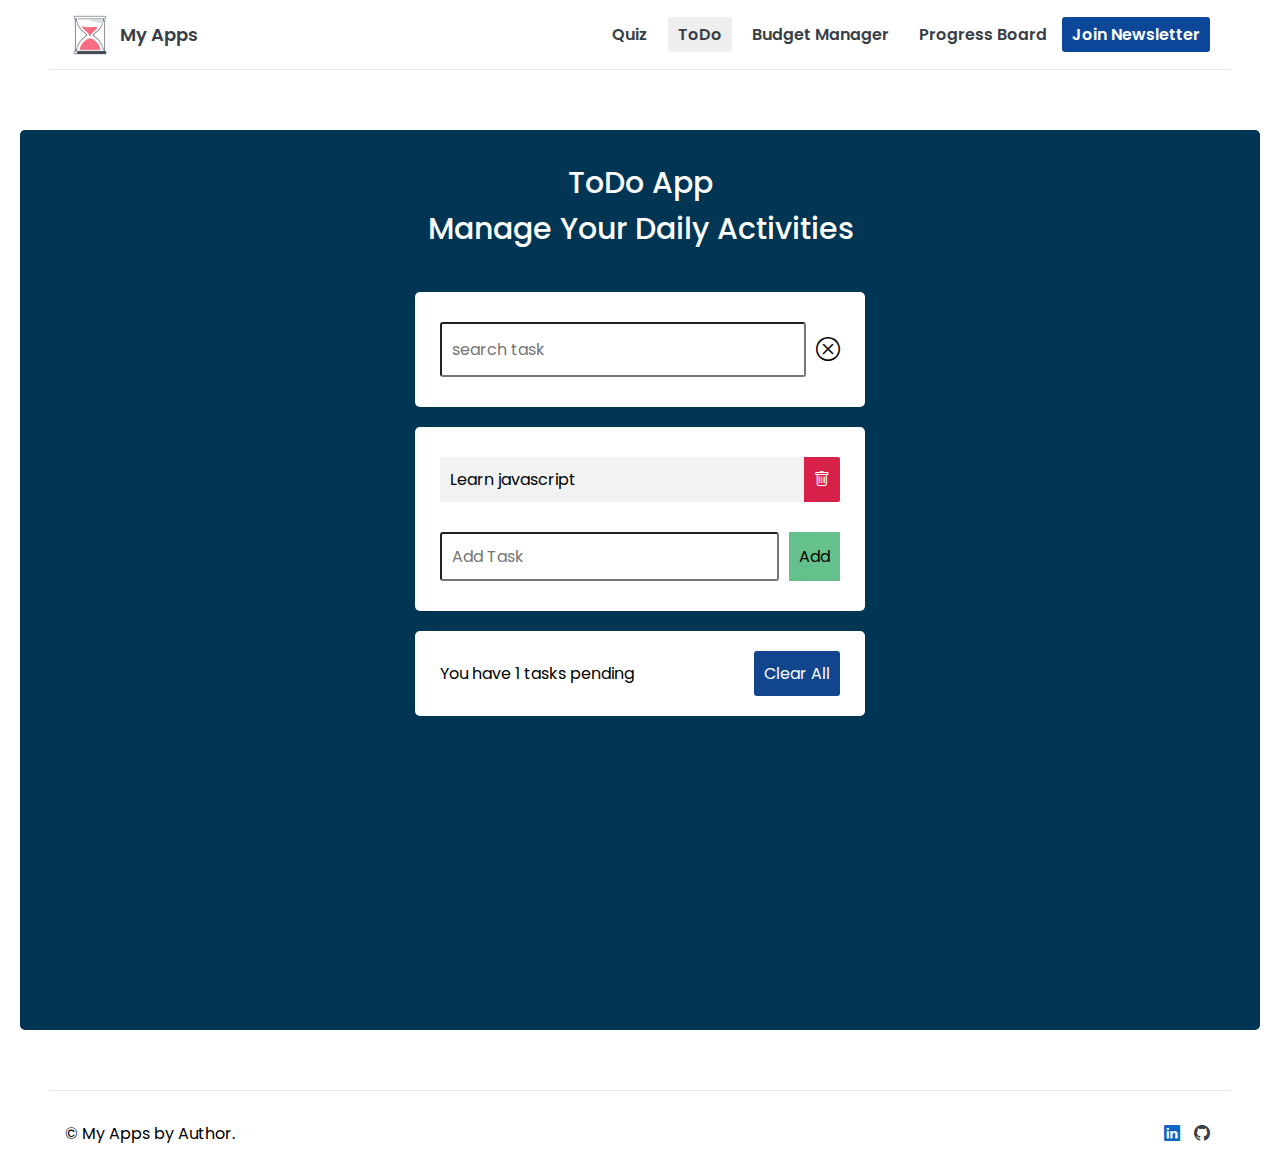
<file: My apps/todo/index.html>
<!DOCTYPE html>
<html lang="en">
<head>
    <meta charset="UTF-8">
    <meta name="viewport" content="width=device-width, initial-scale=1.0">
    <title>ToDo App</title>

    <link rel="icon" href="./images/to-do-list.png" type="image/x-icon">
    <link rel="stylesheet" href="../master.css">
    <link rel="stylesheet" href="./style.css">
</head>
<body>

    <header class="head">
        <div class="container">
            <div class="navbar">
                <a href="../index.html" class="logo">
                    <img src="../images/logo.png" alt="My apps" width="40px" height="40px">
                    <span>My&nbspApps</span>
                </a>

                <nav>
                    <ul class="nav-items">
                        <li>
                            <a href="../quiz/index.html" class="quiz">Quiz</a>
                        </li>
                            
                        <li class="active">
                            <a href="../todo/index.html" class="todo">ToDo</a>
                        </li> <!-- end of todo-->
                        
                        <li>
                            <a href="../bud/index.html" class="budget">Budget Manager</a>
                        </li> <!-- end of budget-->
                        
                        <li>
                            <a href="../progress/index.html" class="kanban">Progress Board</a>
                        </li> <!-- end of news-->
                        <span class="newsletter">Join Newsletter</span>
                    </ul>
                </nav>
                <div class="listAnimation">
                    <span class="bar"></span>
                    <span class="bar"></span>
                    <span class="bar"></span>
                </div>
            </div>
        </div>
    </header>

    <main>
        <div class="wrap">
            <section class="heading">
                <p class="title">ToDo App</p>
                <p class="subtitle">Manage Your Daily Activities</p>
            </section>

            <section class="task-manager">
                <div class="search-box">
                    <form class="search">
                        <input type="text" name="search_input" placeholder="search task" autocomplete="off">
                        <i class="bi bi-x-circle reset"></i>
                    </form>
                </div>
                
                <div class="task-box">
                    <ul class="tasks">
                        <li>
                            <span>Learn javascript</span>
                            <i class="bi bi-trash delete"></i>
                        </li>
                    </ul>
                    <form class="add">
                        <input type="text" name="task" placeholder="Add Task" autocomplete="off">
                        <input type="submit" value="Add">
                    </form>
                </div>

                <div class="message">
                    <span></span>
                    <button class="clear">Clear All</button>
                </div>
            </section>
        </div>

    </main>    

    <footer>
        <div class="container">
            <div class="footer">
                <div class="brand-name">
                    <span>&copy My Apps by Author.</span>
                </div>
                <div class="social">
                    <a href="https://www.linkedin.com/in/pavithran-v-656201298/"><i class="bi bi-linkedin social" title="Linkedin"></i></a>
                    <a href="https://github.com/PavithranV17"><i class="bi bi-github social" title="Github"></i></a>
                </div>
            </div>
        </div>

        <section class="model">
            <div class="popup">
                <p>Join Newsletter</p>
                <form>
                    <input type="text" placeholder="Name" autocomplete="off">
                    <input type="email" placeholder="Email" autocomplete="off">
                    <input type="submit" value="Submit">
                </form>
                <i class="bi bi-x-lg close"></i>
            </div>
        </section>
    </footer>

    <script src="../main.js" ></script>
    <script src="./index.js"></script>
</body>
</html>
</file>
<file: Budget tracker/style.css>
@import url('https://fonts.googleapis.com/css2?family=Poppins:ital,wght@0,100;0,200;0,300;0,400;0,500;0,600;0,700;0,800;0,900;1,100;1,200;1,300;1,400;1,500;1,600;1,700;1,800;1,900&display=swap');
@import url("https://cdn.jsdelivr.net/npm/bootstrap-icons@1.11.3/font/bootstrap-icons.min.css");

:root{
    --box-shadow: rgba(0, 0, 0, 0.16) 0px 1px 4px;
}

*{
    padding: 0;
    margin: 0;
    box-sizing: border-box;
    font-size: 16px;
    font-family: 'Poppins', sans-serif;
    text-decoration: none;
    list-style: none;
}
.hideTrans{
    display: none;
}

h3{
    text-align: center;
    margin-bottom: 15px;
    text-decoration: underline solid #393e46 3px;
    font-size: 23px;
}
.outer-wrap{
    width: 100%;
    min-height: 100vh;
    background-color: #F5F7FA;
    padding: 30px;
}
.inner-wrap{
    max-width: 1200px;
    margin: auto;
}
.heading{
    margin: 30px auto;
    padding: 0 20px;
}
.title{
    font-size: 30px;
    color: black;
    font-weight: 500;
    text-align: center;
}
.subtitle{
    font-size: 20px;
    color: black;
    font-weight: 300;
    text-align: center;
}

.trans-control{
    display: flex;
    justify-content: space-around;
    flex-wrap: wrap;
    gap: 10px;
    margin: 30px auto;
}
.input, .stats{
    flex-grow: 1;
    background-color: white;
    padding: 20px;
    border-radius: 5px;
    margin: 0px 10px;
    box-shadow: var(--box-shadow);
}

.add{
    display: flex;
    flex-direction: column;
    margin: 10px;
}

.input .add > *{
    margin: 10px;
}

.add input{
    font-size: 18px;
    padding: 5px;
    margin: 10px;
}
.add input[type="submit"]{
    padding: 7px 15px;
    border-radius: 5px;
    border: 0;
    background-color: #2666CF;
    color: white;
    cursor: pointer;
}
.stats p {
    background-color: #99b8eb;
    margin: 20px 10px;
    padding: 10px 20px;
    box-shadow: var(--box-shadow);
    font-size: 18px;
    border-radius: 2px;
    text-align: center;
}
.stats p.balance{
    background-color: #fff2dd92;
    border-right: 10px solid #f6c065;
}

.stats p.income{
    background-color: #e7fff1ad;
    border-right: 10px solid #16c77a;
}

.stats p.expense{
    background-color: #ffeef0bb;
    border-right: 10px solid #e8596e;
}

.stats p span{
    font-size: 18px;
}

.trans-history{
    margin: 40px 10px;
    background-color: white;
    border-radius: 10px;
    padding: 30px 0;
    box-shadow: var(--box-shadow);
}

.records{
    display: flex;
    justify-content: space-around;
    flex-wrap: wrap;
    gap: 20px;
    margin: 20px;
}

.records div{
    flex-grow: 1;
    padding: 10px;
}

.records li{
    display: flex;
    /* justify-content: space-between; as flex-grow can handle this so no need */
    background-color: white;
    padding: 10px;
    margin: 12px 0;
    min-width: 250px;
    box-shadow: var(--box-shadow);
}

.records .income li{
    border-left: 10px solid #2ecc71;
}
.records .expense li{
    border-left: 10px solid #df5e5e;
}

.records li p:first-child{
    flex-grow: 1;
    display: flex;
    flex-direction: column;
}

.records span#time{
    color: #717171;
    font-size: 12px;
}

.records span{
    font-size: 18px;
}
.records i.delete{
    margin-left: 15px;
    color: #802032;
    cursor: pointer;
    font-size: 18px;
}

.records i.delete:hover{
    color: #b42b51;
}

@media (max-width: 420px){
    .input, .stats{
        width: 100%;
    }
}
</file>
<file: My apps/master.css>
@import url('https://fonts.googleapis.com/css2?family=Poppins:ital,wght@0,100;0,200;0,300;0,400;0,500;0,600;0,700;0,800;0,900;1,100;1,200;1,300;1,400;1,500;1,600;1,700;1,800;1,900&display=swap');
@import url("https://cdn.jsdelivr.net/npm/bootstrap-icons@1.11.3/font/bootstrap-icons.min.css");

:root{
    --box-shadow: rgba(0, 0, 0, 0.16) 0px 1px 4px;
}

*{
    padding: 0;
    margin: 0;
    box-sizing: border-box;
    font-size: 16px;
    font-family: 'Poppins', sans-serif;
    text-decoration: none;
    list-style: none;
}

body{
    background-color: white;
}

main{
    min-height: 85vh;
}

.container{
    max-width: 1200px;
    margin: auto;
    padding: 0 10px;
}

.head{
    background-color: white;
}

.head .navbar{
    display: flex;
    justify-content: space-between;
    align-items: center;
    min-height: 70px;
    padding: 0 20px;
    border-bottom: 1px solid #0000001a;
}

.head .logo{
    max-width: 40px;
    display: flex;
    align-items: center;
}

/* .head .logo img{
    width: 100%;
} */

.head .logo span{
    margin-left: 10px;
    font-size: 18px;
    font-weight: 600;
    color: #393e46;
}

.head .nav-items{
    display: flex;
}

.head .listAnimation{
    display: none;
    cursor: pointer;
}

.head .listAnimation .bar{
    display: block;
    width: 25px;
    height: 3px;
    margin: 5px auto;
    background-color: #393e46;
    transition: all 0.3s ease-in-out;
}

.head .nav-items li{
    padding: 5px 10px;
    margin: 5px;
    border-radius: 3px;
    font-weight: 600;
}

.head .nav-items li:hover{
    background-color: #eeeeee;
}

.head .nav-items li.active{
    background-color: #eeeeee;
}

.head .nav-items a{
    color: #393e46;
}

.newsletter{
    background-color: #0d479a;
    color: white;
    cursor: pointer;
    padding: 5px 10px;
    margin: 5px 0;
    border-radius: 3px;
    font-weight: 600;
}

.newsletter:hover{
    background-color: #0c3d81 !important;
}

.home{
    display: flex;
    justify-content: space-between;
    flex-wrap: wrap;
    margin: 50px 20px;
}

.home .text-wrap{
    width: 44%;
    align-self: center;
}

.home .text-wrap *{
    margin-bottom: 20px;
}

.home .title{
    font-size: 40px;
}

.home .subtitle{
    font-size: 20px;
    font-weight: 400;
}

.home .img-wrap img{
    object-fit: contain;
    max-height: 60vh;
    width: 100%;
}

.home .img-wrap{
    width: 44%;
    text-align: center;
}

.content{
    margin: 70px auto;
    user-select: none;
}

.swiper {
    width: 100%;
    height: 100%;
}

.swiper-slide {
    text-align: center;
    font-size: 18px;
    background: #fff;
    display: flex;
    justify-content: center;
    align-items: center;
}

.swiper-slide img {
    display: block;
    width: 100%;
    height: 100%;
    object-fit: cover;
}

.swiper-button {
    display: flex;
    margin-top: 10px;
}

.bi-arrow-left, .bi-arrow-right{
    font-size: 20px;
    font-weight: 500;
}

.swiper-button .next, .swiper-button .prev{
    background-color: #FFFFFF;
    border: 1px solid #0000001a;
    margin: 5px;
    padding: 2px 10px;
    border-radius: 5px;
    cursor: pointer;
}

.swiper-button .next:hover, .swiper-button .prev:hover{
    background-color: #f2f2f2;
}

.acc{
    margin: 50px auto;
    padding: 20px;
}

.fq{
    font-size: 27px;
    font-weight: 500;
    margin-bottom: 30px;
    text-align: center;
    text-decoration: underline;
}

.acc .ac{
    margin: 20px 0;
    background-color: #FFFFFF;
    border-radius: 5px;
    border: 1px solid #0000001a;
    box-shadow: rgba(67, 71, 85, 0.27) 0 0 0.25em, rgba(90, 125, 188, 0.05) 0 0.25em 1em;
}

.acc .title{
    font-size: 20px;
    font-weight: 500;
    cursor: pointer;
    padding: 15px;
    user-select: none;
    position: relative;
}

.acc .sub-content{
    padding: 15px;
    display: none;
    border-top: 1px solid #0000001a;
    user-select: none;
    background-color: #f6f8fd;
    border-left: 3px solid #fc079e;
    font-size: 18px;
}

.acc .title::after{
    content: "+";
    font-size: 25px;
    position: absolute;
    right: 16px;
}

.acc .sub-content.active{
    display: block;
}

.acc .title.active::after{
    content: "-";

}

.tag{
    margin: 50px auto;
    padding: 40px 10px;
    text-align: center;
    border: 1px solid #0000001a;
    border-radius: 5px;
    box-shadow: var(--box-shadow);
}

.tag p{
    font-size: 25px;
    font-weight: 500;
    color: #333333;
}

.tag .sub{
    margin-bottom: 20px;
}

.tag img{
    width: 90px;
    height: 70px;
}

footer{
    background-color: #FFFFFF;
}

footer .footer{
    display: flex;
    justify-content: space-between;
    padding: 30px 15px;
    border-top: 1px solid #0000001a;
}

.footer i.social{
    margin: 0 5px;
    cursor: pointer;
}

.bi-linkedin{
    color: #0c66c2;
}

.bi-github{
    color: #393e46;
}

.model{
    background-color: #393e46d8;
    width: 100%;
    height: 100%;
    position: fixed;
    top: 0;
    left: 0;
    opacity: 0;
    pointer-events: none;
}

.model.show{
    pointer-events: auto;
    z-index: 2;
    opacity: 1;
    transition: opacity 0.3s ease;
}

.model .popup{
    background-color: #FFFFFF;
    border: 1px solid #0000001a;
    border-radius: 5px;
    max-width: 360px;
    padding: 70px 25px;
    box-shadow: var(--box-shadow);
    position: relative;
    top: 50%;
    left: 50%;
    transform: translate(-50%,-50%);
}

.model .popup p{
    font-size: 20px;
    text-align: center;
    font-weight: 500;
    margin-bottom: 15px;
}

.model .close{
    position: absolute;
    top: 10px;
    right: 10px;
    cursor: pointer;
}

.model form input{
    font-size: 16px;
    border-radius: 5px;
    border: 1px solid #0000001a;
    padding: 5px;
}

.model form{
    display: flex;
    flex-direction: column;
    gap: 15px;
}

.model form input[type="submit"]{
    background-color: #0d479a;
    color: white;
    cursor: pointer;
}

@media (max-width: 960px){
    .head .nav-items{
        flex-direction: column;
        position: fixed;
        top: 70px;
        left: 100%;
        background-color: #ffffff;
        color: #393e46;
        width: 100%;
        transition: 0.3s;
        z-index: 2;
    }

    .head .nav-items.active{
        left: 0px;
    }

    .head .nav-items li{
        border-bottom: 1px solid #0000001a;
        padding: 20px;
    }

    .head .newsletter{
        padding: 20px;
        margin: 10px;
    }

    .head .listAnimation{
        display: block;
    }

    .head .listAnimation.active .bar:nth-child(2){
        opacity: 0;
    }

    .head .listAnimation.active .bar:nth-child(1){
        transform: translateY(8px) rotate(45deg);
    }

    .head .listAnimation.active .bar:nth-child(3){
        transform: translateY(-8px) rotate(-45deg);
    }

    .home .text-wrap{
        width: 100%;
    }
    
    .home .img-wrap{
        width: 100%;
    }

}
</file>
<file: News Portal/style.css>
@import url('https://fonts.googleapis.com/css2?family=Poppins:ital,wght@0,100;0,200;0,300;0,400;0,500;0,600;0,700;0,800;0,900;1,100;1,200;1,300;1,400;1,500;1,600;1,700;1,800;1,900&display=swap');
@import url("https://cdn.jsdelivr.net/npm/bootstrap-icons@1.11.3/font/bootstrap-icons.min.css");


:root{
    --box-shadow: rgba(0,0,0,0.24) 0px 3px 8px;
}

*{
    padding: 0;
    margin: 0;
    box-sizing: border-box;
    font-size: 16px;
    font-family: 'Poppins', sans-serif;
    text-decoration: none;
    list-style: none;
}

.outer-wrap{
    width: 100%;
    min-height: 100vh;
    background-color: #f5f7fa;
    padding: 30px;
}

.inner-wrap{
    max-width: 1200px;
    margin: auto;
}

.heading{
    margin: 30px auto;
}

.heading .title{
    font-size: 30px;
    color: black;
    font-weight: 500;
    text-align: center;
}

.heading .subtitle{
    font-size: 20px;
    color: black;
    font-weight: 300;
    text-align: center;
}

.category{
    margin: 10px 0 50px 0;
    display: flex;
    justify-content: center;
    flex-wrap: wrap;
}

.category span{
    padding: 10px;
    border-radius: 3px;
    background-color: white;
    box-shadow: var(--box-shadow);
    cursor: pointer;
    margin: 5px;
}

.category span:hover{
    background-color: #eaebef;
}

.category span.active{
    background-color: #0d479a !important;
    color: white;
}

.card{
    background-color: white;
    box-shadow: var(--box-shadow);
    margin: 20px auto;
    border-radius: 5px;
    padding: 10px;
    display: flex;
}

.card .image{
    margin: auto;
}

.card .image img{
    max-width: 300px;
    border: 1px solid #efefef;
    border-radius: 5px;
}

.information{
    flex-grow: 1;
    padding: 10px;
    margin-left: 10px;
    display: flex;
    flex-direction: column;
    justify-content: space-between;
    gap: 15px;
}

.card .title{
    font-size: 20px;
    font-weight: 500;
    color: #1a1c20;
}

.card .description{
    color: #5d5f63;
    margin: 5px 0;
}

.card .time{
    color: #5d5f63;
}

.card .other{
    display: flex;
    justify-content: space-between;
    flex-wrap: wrap;
    gap: 10px;
}

.card .source{
    background-color: #2666cf;
    color: white;
    padding: 5px 10px;
    border-radius: 5px;
}

.card .url{
    background-color: #04aa6d;
    color: white;
    padding: 5px 10px;
    border: none;
    border-radius: 5px;
    cursor: pointer;
}

@media (max-width: 800px) {
    .card{
        flex-wrap: wrap;
    }

    .information{
        margin-left: 0px;
    }
}
</file>
<file: Progress Board/style.css>
@import url('https://fonts.googleapis.com/css2?family=Poppins:ital,wght@0,100;0,200;0,300;0,400;0,500;0,600;0,700;0,800;0,900;1,100;1,200;1,300;1,400;1,500;1,600;1,700;1,800;1,900&display=swap');
@import url("https://cdn.jsdelivr.net/npm/bootstrap-icons@1.11.3/font/bootstrap-icons.min.css");


:root{
    --box-shadow: rgba(0,0,0,0.24) 0px 3px 8px;
}

*{
    padding: 0;
    margin: 0;
    box-sizing: border-box;
    font-size: 16px;
    font-family: 'Poppins', sans-serif;
    text-decoration: none;
    list-style: none;
}

.hide{
    display: none;
}

.outer-wrap{
    width: 100%;
    min-height: 100vh;
    background-color: #003554;
    padding: 30px;
}
.inner-wrap{
    max-width: 1200px;
    margin: auto;
}

.heading{
    padding: 10px;
    min-width: 350px;
    max-width: 450px;
    margin: 0px auto 30px auto;
    border: 2px solid white;
    border-radius: 15px;
    box-shadow: var(--box-shadow);
}

.heading .title{
    font-size: 30px;
    color: white;
    font-weight: 500;
    text-align: center;
}

.heading .subtitle{
    font-size: 20px;
    color: white;
    font-weight: 300;
    text-align: center;
    padding-top: 10px;
}

.kanban{
    display: flex;
    justify-content: space-evenly;
    align-items: flex-start;
    min-height: 80vh;
}

.taskbox{
    background-color: #d9dfe9;
    padding: 15px;
    border-radius: 5px;
    min-width: 325px;
    max-width: 500px;
    box-shadow: var(--box-shadow);
    margin: 10px;
    display: flex;
    flex-direction: column;
    width: 100%;
}

.taskbox .title{
    display: flex;
    justify-content: space-between;
    align-items: center;
    padding: 10px 0;
}

.taskbox .title span{
    background-color: #e45826;
    color: white;
    padding: 10px;
    font-size: 16px;
    border-radius: 7px;
}

.cards{
    padding: 10px 5px;
}

.card{
    background-color: white;
    margin: 10px 0;
    border-radius: 5px;
    padding: 10px;
    display: flex;
    flex-direction: column;
    box-shadow: var(--box-shadow);
}

.card input{
    background-color: white;
    margin: 10px 0;
    padding: 10px;
    border-radius: 5px;
    box-shadow: rgba(99, 99, 99, 0.2) 0px 2px 8px 0px;
    border: 0px;
}

.card div{
    display: flex;
    justify-content: space-between;
}

.card div span{
    font-size: 12px;
    padding: 5px 0;
    align-self: center;
}

.card div span.task-id{
    background-color: #002366;
    padding: 5px;
    color: white;
    border-radius: 5px;
}

.dragging{
    opacity: 0.4;
}

.card button{
    color: white;
    font-size: 14px;
    padding: 8px;
    border-radius: 5px;
    cursor: pointer;
    margin-left: 1px;
    border: 0px;
    box-shadow: rgba(0, 0, 0, 0.18) 0px 2px 4px;
}

.card .delete{
    background-color: #e20000;
}

.card .update{
    background-color: #005ed8;
}

.card .edit{
    background-color: #646464;
}

.add{
    display: flex;
}

.add input{
    flex-grow: 1;
    padding: 10px;
    border-radius: 5px;
    border: none;
    box-shadow: rgba(0, 0, 0, 0.18) 0px 2px 4px;
    font-size: 16px;
}

.add button{
    background-color: #50b286;
    color: white;
    font-size: 20px;
    padding: 10px;
    border: none;
    border-radius: 5px;
    box-shadow: rgba(0, 0, 0, 0.18) 0px 2px 4px;
    cursor: pointer;
    margin-left: 4px;
    /* align-self: center; */
}

@media (max-width: 720px){
    .kanban{
        flex-direction: column;
        align-items: center;
    }
}

@media (max-width: 425px){
    .taskbox, .heading{
        min-width: 150px;
    }
    
    .add input {
        min-width: 50px;
    }
}
</file>
<file: Quiz App/style.css>
@import url('https://fonts.googleapis.com/css2?family=Poppins:ital,wght@0,100;0,200;0,300;0,400;0,500;0,600;0,700;0,800;0,900;1,100;1,200;1,300;1,400;1,500;1,600;1,700;1,800;1,900&display=swap');
@import url("https://cdn.jsdelivr.net/npm/bootstrap-icons@1.11.3/font/bootstrap-icons.min.css");


*{
    padding: 0;
    margin: 0;
    font-size: 16px;
    box-sizing: border-box;
    font-size: 'poppins', sans-serif;
    text-decoration: none;
    list-style: none;
}
:root{
    --box-shadow: rgba(0,0,0,0.24) 0px 3px 8px;
}

.quiz{
    background-color: #033554;
    padding: 30px;
}
.heading{
    margin: 10px auto 40px auto;
}
.heading .title{
    font-size: 30px;
    color: #ffffff;
    font-weight: 500;
    text-align: center;
}
.heading .subtitle{
    font-size: 20px;
    color: #ffffff;
    font-weight: 300;
    text-align: center;
}

.result{
    text-align: center;
    min-width: 350px;
    max-width: 400px;
    margin: 20px auto;
    border-radius: 5px;
    font-size: 20px;
    background-color: #ffffff;
    box-sizing: var(--box-shadow);
}
.result p:first-child{
    padding: 10px 20px;
}
.hide{
    display: none;
}
.reload button{
    background-color: #04AA60;
    color: #ffffff;
    padding: 10px 20px;
    border-radius: 0px 0px 5px 5px;
    width: 100%;
    border: none;
}
.reload button:hover{
    background-color: #03a369;
    cursor: pointer;
}
.quiz-form{
    max-width: 1000px;
    margin: auto;
}
.question{
    background-color: #ffffff;
    padding: 10px 20px;
    border-radius: 5px;
    margin: 20px 0px;
    box-shadow: var(--box-shadow);
}
.question > *{
    font-size: 18px;
}
.option{
    margin: 10px 0 0 10px;
}
.submit{
    text-align: center;
    margin: 30px 0;
}
.submit input{
    background-color: #04AA60;
    color: #ffffff;
    padding: 5px 25px;
    font-size: 20px;
    border-radius: 5px;
    box-shadow: var(--box-shadow);
    text-align: center;
    border: 0px;
}
.submit input:hover{
    background-color: #03a369;
    cursor: pointer;
}
.correct{
    border: 2.5px solid greenyellow;
}
.wrong{
    border: 2.5px solid red;
}
</file>
<file: ToDo App/style.css>
@import url('https://fonts.googleapis.com/css2?family=Poppins:ital,wght@0,100;0,200;0,300;0,400;0,500;0,600;0,700;0,800;0,900;1,100;1,200;1,300;1,400;1,500;1,600;1,700;1,800;1,900&display=swap');
@import url("https://cdn.jsdelivr.net/npm/bootstrap-icons@1.11.3/font/bootstrap-icons.min.css");


:root{
    --box-shadow: rgba(0,0,0,0.24) 0px 3px 8px;
}

*{
    padding: 0;
    margin: 0;
    box-sizing: border-box;
    font-size: 16px;
    font-family: 'Poppins', sans-serif;
    text-decoration: none;
    list-style: none;
}
.wrap{
    background-color: #003554;
    min-height: 100vh;
    padding: 20px;
}
.heading{
    margin: 10px auto 40px auto;
    
}
.title{
    text-align: center;
    color: #ffffff;
    font-size: 30px;
    font-weight: 500;
}
.subtitle{
    text-align: center;
    color: #ffffff;
    font-size: 30px;
    font-weight: 500;
}
.task-manager{
    min-width: 350px;
    max-width: 450px;
    margin: auto;
}
.search-box, .task-box, .message{
    background-color: #ffffff;
    padding: 20px 25px;
    border-radius: 5px;
    margin: 20px 0px;
}
.search-box .search{
    display: flex;
    margin: 10px 0px;
}
.search-box input{
    border-radius: 3px;
    width: 100%;
    margin-right: 10px;
    padding: 10px;
    font-size: 16px;
}
.search-box i.reset{
    font-size: 24px;
    height: 100%;
    padding: 10px 0px;
    cursor: pointer;
}
.task-box, .task{
    margin: 10px 0px;
}
.task-box li{
    margin: 10px 0px;
    background-color: #f2f2f2;
    display: flex;
    justify-content: space-between;
}
.task-box span{
    padding: 10px;
}
.task-box i.delete{
    color: white;
    background-color: #D82148;
    border-radius: 0px  2px 2px 0px;
    height: 100%;
    padding: 10px;
    cursor: pointer;
}
.task-box .add{
    display: flex;
    margin: 30px 0px 10px 0px;
}
.task-box input[type="text"]{
    border-radius: 3px;
    width: 100%;
    margin-right: 10px;
    padding: 10px;
    font-size: 16px;
}
.task-box input[type="submit"]{
    padding: 10px;
    font-size: 16px;
    cursor: pointer;
    background-color: #65c18c;
    border: 0px;
}
.message{
    display: flex;
    justify-content: space-between;
    align-items: center;
}
.message .clear{
    border: 0;
    background-color: #11468f;
    color: white;
    cursor: pointer;
    padding: 10px;
    font-size: 16px;
    border-radius: 3px;
}
.hide{
    display: none !important;
}

@media (max-width: 400px){
    .task-manager{
        min-width: 200px;
    }
}
</file>
<file: My apps/bud/style.css>
@import url('https://fonts.googleapis.com/css2?family=Poppins:ital,wght@0,100;0,200;0,300;0,400;0,500;0,600;0,700;0,800;0,900;1,100;1,200;1,300;1,400;1,500;1,600;1,700;1,800;1,900&display=swap');
@import url("https://cdn.jsdelivr.net/npm/bootstrap-icons@1.11.3/font/bootstrap-icons.min.css");

:root{
    --box-shadow: rgba(0, 0, 0, 0.16) 0px 1px 4px;
}

*{
    padding: 0;
    margin: 0;
    box-sizing: border-box;
    font-size: 16px;
    font-family: 'Poppins', sans-serif;
    text-decoration: none;
    list-style: none;
}
.hideTrans{
    display: none;
}

h3{
    text-align: center;
    margin-bottom: 15px;
    text-decoration: underline solid #393e46 3px;
    font-size: 23px;
}
.outer-wrap{
    width: 90%;
    min-height: 100vh;
    background-color: #F5F7FA;
    padding: 30px;
    margin: 60px auto;
    box-shadow: rgba(0, 0, 0, 0.18) 0 0 10px 1px;
}
.inner-wrap{
    max-width: 1200px;
    margin: auto;
}
.heading{
    margin: 30px auto;
    padding: 0 20px;
}
.title{
    font-size: 30px;
    color: black;
    font-weight: 500;
    text-align: center;
}
.subtitle{
    font-size: 20px;
    color: black;
    font-weight: 300;
    text-align: center;
}

.trans-control{
    display: flex;
    justify-content: space-around;
    flex-wrap: wrap;
    gap: 10px;
    margin: 30px auto;
}
.input, .stats{
    flex-grow: 1;
    background-color: white;
    padding: 20px;
    border-radius: 5px;
    margin: 0px 10px;
    box-shadow: var(--box-shadow);
}
.add{
    display: flex;
    flex-direction: column;
    margin: 10px;
}

.input .add > *{
    margin: 10px;
}

.add input{
    font-size: 18px;
    padding: 5px;
    margin: 10px;
}
.add input[type="submit"]{
    padding: 7px 15px;
    border-radius: 5px;
    border: 0;
    background-color: #2666CF;
    color: white;
    cursor: pointer;
}
.stats p {
    background-color: #99b8eb;
    margin: 20px 10px;
    padding: 10px 20px;
    box-shadow: var(--box-shadow);
    font-size: 18px;
    border-radius: 2px;
    text-align: center;
}
.stats p.balance{
    background-color: #fff2dd92;
    border-right: 10px solid #f6c065;
}

.stats p.income{
    background-color: #e7fff1ad;
    border-right: 10px solid #16c77a;
}

.stats p.expense{
    background-color: #ffeef0bb;
    border-right: 10px solid #e8596e;
}

.stats p span{
    font-size: 18px;
}

.trans-history{
    margin: 40px 10px;
    background-color: white;
    border-radius: 10px;
    padding: 30px 0;
    box-shadow: var(--box-shadow);
}

.records{
    display: flex;
    justify-content: space-around;
    flex-wrap: wrap;
    gap: 20px;
    margin: 20px;
}

.records div{
    flex-grow: 1;
    padding: 10px;
}

.records li{
    display: flex;
    /* justify-content: space-between; as flex-grow can handle this so no need */
    background-color: white;
    padding: 10px;
    margin: 12px 0;
    min-width: 250px;
    box-shadow: var(--box-shadow);
}

.records .income li{
    border-left: 10px solid #2ecc71;
}
.records .expense li{
    border-left: 10px solid #df5e5e;
}

.records li p:first-child{
    flex-grow: 1;
    display: flex;
    flex-direction: column;
}

.records span#time{
    color: #717171;
    font-size: 12px;
}

.records span{
    font-size: 18px;
}
.records i.delete{
    margin-left: 15px;
    color: #802032;
    cursor: pointer;
    font-size: 18px;
}

.records i.delete:hover{
    color: #b42b51;
}

@media (max-width: 500px){

    .input, .stats, .head{
        min-width: 150px;
    }

    .records li{
        min-width: 200px;
        width: 100%;
    }

    .records{
        margin: 5px;
    }
}
</file>
<file: My apps/progress/style.css>
@import url('https://fonts.googleapis.com/css2?family=Poppins:ital,wght@0,100;0,200;0,300;0,400;0,500;0,600;0,700;0,800;0,900;1,100;1,200;1,300;1,400;1,500;1,600;1,700;1,800;1,900&display=swap');
@import url("https://cdn.jsdelivr.net/npm/bootstrap-icons@1.11.3/font/bootstrap-icons.min.css");


:root{
    --box-shadow: rgba(0,0,0,0.24) 0px 3px 8px;
}

*{
    padding: 0;
    margin: 0;
    box-sizing: border-box;
    font-size: 16px;
    font-family: 'Poppins', sans-serif;
    text-decoration: none;
    list-style: none;
}

.hide{
    display: none;
}

.outer-wrap{
    width: 85%;
    min-height: 100vh;
    background-color: #003554;
    padding: 30px;
    margin: 60px auto;
    border-radius: 5px;
}
.inner-wrap{
    max-width: 1200px;
    margin: auto;
}

.heading-progress{
    padding: 10px;
    min-width: 350px;
    max-width: 450px;
    margin: 0px auto 30px auto;
    border: 2px solid white;
    border-radius: 15px;
    box-shadow: var(--box-shadow);
}

.heading-progress .title{
    font-size: 30px;
    color: white;
    font-weight: 500;
    text-align: center;
}

.heading-progress .subtitle{
    font-size: 20px;
    color: white;
    font-weight: 300;
    text-align: center;
    padding-top: 10px;
}

.Kanban{
    display: flex;
    justify-content: space-evenly;
    align-items: flex-start;
    min-height: 80vh;
}

.taskbox{
    background-color: #d9dfe9;
    padding: 15px;
    border-radius: 5px;
    min-width: 325px;
    max-width: 500px;
    box-shadow: var(--box-shadow);
    margin: 10px;
    display: flex;
    flex-direction: column;
}

.taskbox .title{
    display: flex;
    justify-content: space-between;
    align-items: center;
    padding: 10px 0;
}

.taskbox .title span{
    background-color: #e45826;
    color: white;
    padding: 10px;
    font-size: 16px;
    border-radius: 7px;
}

.cards{
    padding: 10px 5px;
}

.card{
    background-color: white;
    margin: 10px 0;
    border-radius: 5px;
    padding: 10px;
    display: flex;
    flex-direction: column;
    box-shadow: var(--box-shadow);
}

.card input{
    background-color: white;
    margin: 10px 0;
    padding: 10px;
    border-radius: 5px;
    box-shadow: rgba(99, 99, 99, 0.2) 0px 2px 8px 0px;
    border: 0px;
}

.card div{
    display: flex;
    justify-content: space-between;
}

.card div span{
    font-size: 12px;
    padding: 5px 0;
    align-self: center;
}

.card div span.task-id{
    background-color: #002366;
    padding: 5px;
    color: white;
    border-radius: 5px;
}

.dragging{
    opacity: 0.4;
}

.card button{
    color: white;
    font-size: 14px;
    padding: 8px;
    border-radius: 5px;
    cursor: pointer;
    margin-left: 1px;
    border: 0px;
    box-shadow: rgba(0, 0, 0, 0.18) 0px 2px 4px;
}

.card .delete{
    background-color: #e20000;
}

.card .update{
    background-color: #005ed8;
}

.card .edit{
    background-color: #646464;
}

.add{
    display: flex;
}

.add input{
    flex-grow: 1;
    padding: 10px;
    border-radius: 5px;
    border: none;
    box-shadow: rgba(0, 0, 0, 0.18) 0px 2px 4px;
    font-size: 16px;
}

.add button{
    background-color: #50b286;
    color: white;
    font-size: 20px;
    padding: 10px;
    border: none;
    border-radius: 5px;
    box-shadow: rgba(0, 0, 0, 0.18) 0px 2px 4px;
    cursor: pointer;
    margin-left: 4px;
    /* align-self: center; */
}

@media (max-width: 1200px){
    .Kanban{
        flex-direction: column;
        align-items: center;
    }

    .taskbox{
        width: 100%;
    }
}

@media (max-width: 480px){
    .heading-progress, .taskbox, .cards{
        min-width: 150px;
        max-width: 225px;
        width: 100%;
    }

    .add input {
        min-width: 50px;
    }
}
</file>
<file: My apps/quiz/style.css>
@import url('https://fonts.googleapis.com/css2?family=Poppins:ital,wght@0,100;0,200;0,300;0,400;0,500;0,600;0,700;0,800;0,900;1,100;1,200;1,300;1,400;1,500;1,600;1,700;1,800;1,900&display=swap');
@import url("https://cdn.jsdelivr.net/npm/bootstrap-icons@1.11.3/font/bootstrap-icons.min.css");


*{
    padding: 0;
    margin: 0;
    font-size: 16px;
    box-sizing: border-box;
    font-size: 'poppins', sans-serif;
    text-decoration: none;
    list-style: none;
}
:root{
    --box-shadow: rgba(0,0,0,0.24) 0px 3px 8px;
}

.quizapp{
    background-color: #003554;
    padding: 30px;
    margin: 60px 20px;
    border-radius: 5px;
}

.heading-quiz{
    margin: 10px auto 40px auto;
}

.heading-quiz .title{
    font-size: 30px;
    color: #ffffff;
    font-weight: 500;
    text-align: center;
}

.heading-quiz .subtitle{
    font-size: 20px;
    color: #ffffff;
    font-weight: 300;
    text-align: center;
}

.result{
    text-align: center;
    min-width: 350px;
    max-width: 400px;
    margin: 20px auto;
    border-radius: 5px;
    font-size: 20px;
    background-color: #ffffff;
    box-sizing: var(--box-shadow);
}

.result p:first-child{
    padding: 10px 20px;
}

.hide{
    display: none;
}

.reload button{
    background-color: #04AA60;
    color: #ffffff;
    padding: 10px 20px;
    border-radius: 0px 0px 5px 5px;
    width: 100%;
    border: none;
}

.reload button:hover{
    background-color: #03a369;
    cursor: pointer;
}

.quiz-form{
    max-width: 1000px;
    margin: auto;
}

.question{
    background-color: #ffffff;
    padding: 10px 20px;
    border-radius: 5px;
    margin: 20px 0px;
    box-shadow: var(--box-shadow);
}

.question > *{
    font-size: 18px;
}

.option{
    margin: 10px 0 0 10px;
}

.submit{
    text-align: center;
    margin: 30px 0;
}

.submit input{
    background-color: #04AA60;
    color: #ffffff;
    padding: 5px 25px;
    font-size: 20px;
    border-radius: 5px;
    box-shadow: var(--box-shadow);
    text-align: center;
    border: 0px;
}

.submit input:hover{
    background-color: #03a369;
    cursor: pointer;
}

.correct{
    border: 2.5px solid #b4ec5e;
}

.wrong{
    border: 2.5px solid red;
}
</file>
<file: My apps/todo/style.css>
@import url('https://fonts.googleapis.com/css2?family=Poppins:ital,wght@0,100;0,200;0,300;0,400;0,500;0,600;0,700;0,800;0,900;1,100;1,200;1,300;1,400;1,500;1,600;1,700;1,800;1,900&display=swap');
@import url("https://cdn.jsdelivr.net/npm/bootstrap-icons@1.11.3/font/bootstrap-icons.min.css");


:root{
    --box-shadow: rgba(0,0,0,0.24) 0px 3px 8px;
}

*{
    padding: 0;
    margin: 0;
    box-sizing: border-box;
    font-size: 16px;
    font-family: 'Poppins', sans-serif;
    text-decoration: none;
    list-style: none;
}
.wrap{
    background-color: #003554;
    min-height: 100vh;
    padding: 20px;
    margin: 60px 20px;
    border-radius: 5px;
}
.heading{
    margin: 10px auto 40px auto;
    
}
.title{
    text-align: center;
    color: #ffffff;
    font-size: 30px;
    font-weight: 500;
}
.subtitle{
    text-align: center;
    color: #ffffff;
    font-size: 30px;
    font-weight: 500;
}
.task-manager{
    min-width: 350px;
    max-width: 450px;
    margin: auto;
}
.search-box, .task-box, .message{
    background-color: #ffffff;
    padding: 20px 25px;
    border-radius: 5px;
    margin: 20px 0px;
}
.search-box .search{
    display: flex;
    margin: 10px 0px;
}
.search-box input{
    border-radius: 3px;
    width: 100%;
    margin-right: 10px;
    padding: 10px;
    font-size: 16px;
}
.search-box i.reset{
    font-size: 24px;
    height: 100%;
    padding: 10px 0px;
    cursor: pointer;
}
.task-box, .task{
    margin: 10px 0px;
}
.task-box li{
    margin: 10px 0px;
    background-color: #f2f2f2;
    display: flex;
    justify-content: space-between;
}
.task-box span{
    padding: 10px;
}
.task-box i.delete{
    color: white;
    background-color: #D82148;
    border-radius: 0px  2px 2px 0px;
    height: 100%;
    padding: 10px;
    cursor: pointer;
}
.task-box .add{
    display: flex;
    margin: 30px 0px 10px 0px;
}
.task-box input[type="text"]{
    border-radius: 3px;
    width: 100%;
    margin-right: 10px;
    padding: 10px;
    font-size: 16px;
}
.task-box input[type="submit"]{
    padding: 10px;
    font-size: 16px;
    cursor: pointer;
    background-color: #65c18c;
    border: 0px;
}
.message{
    display: flex;
    justify-content: space-between;
    align-items: center;
}
.message .clear{
    border: 0;
    background-color: #11468f;
    color: white;
    cursor: pointer;
    padding: 10px;
    font-size: 16px;
    border-radius: 3px;
}
.hide{
    display: none !important;
}

@media (max-width: 550px){
    .task-manager{
        min-width: 175px;
    }
}
</file>
